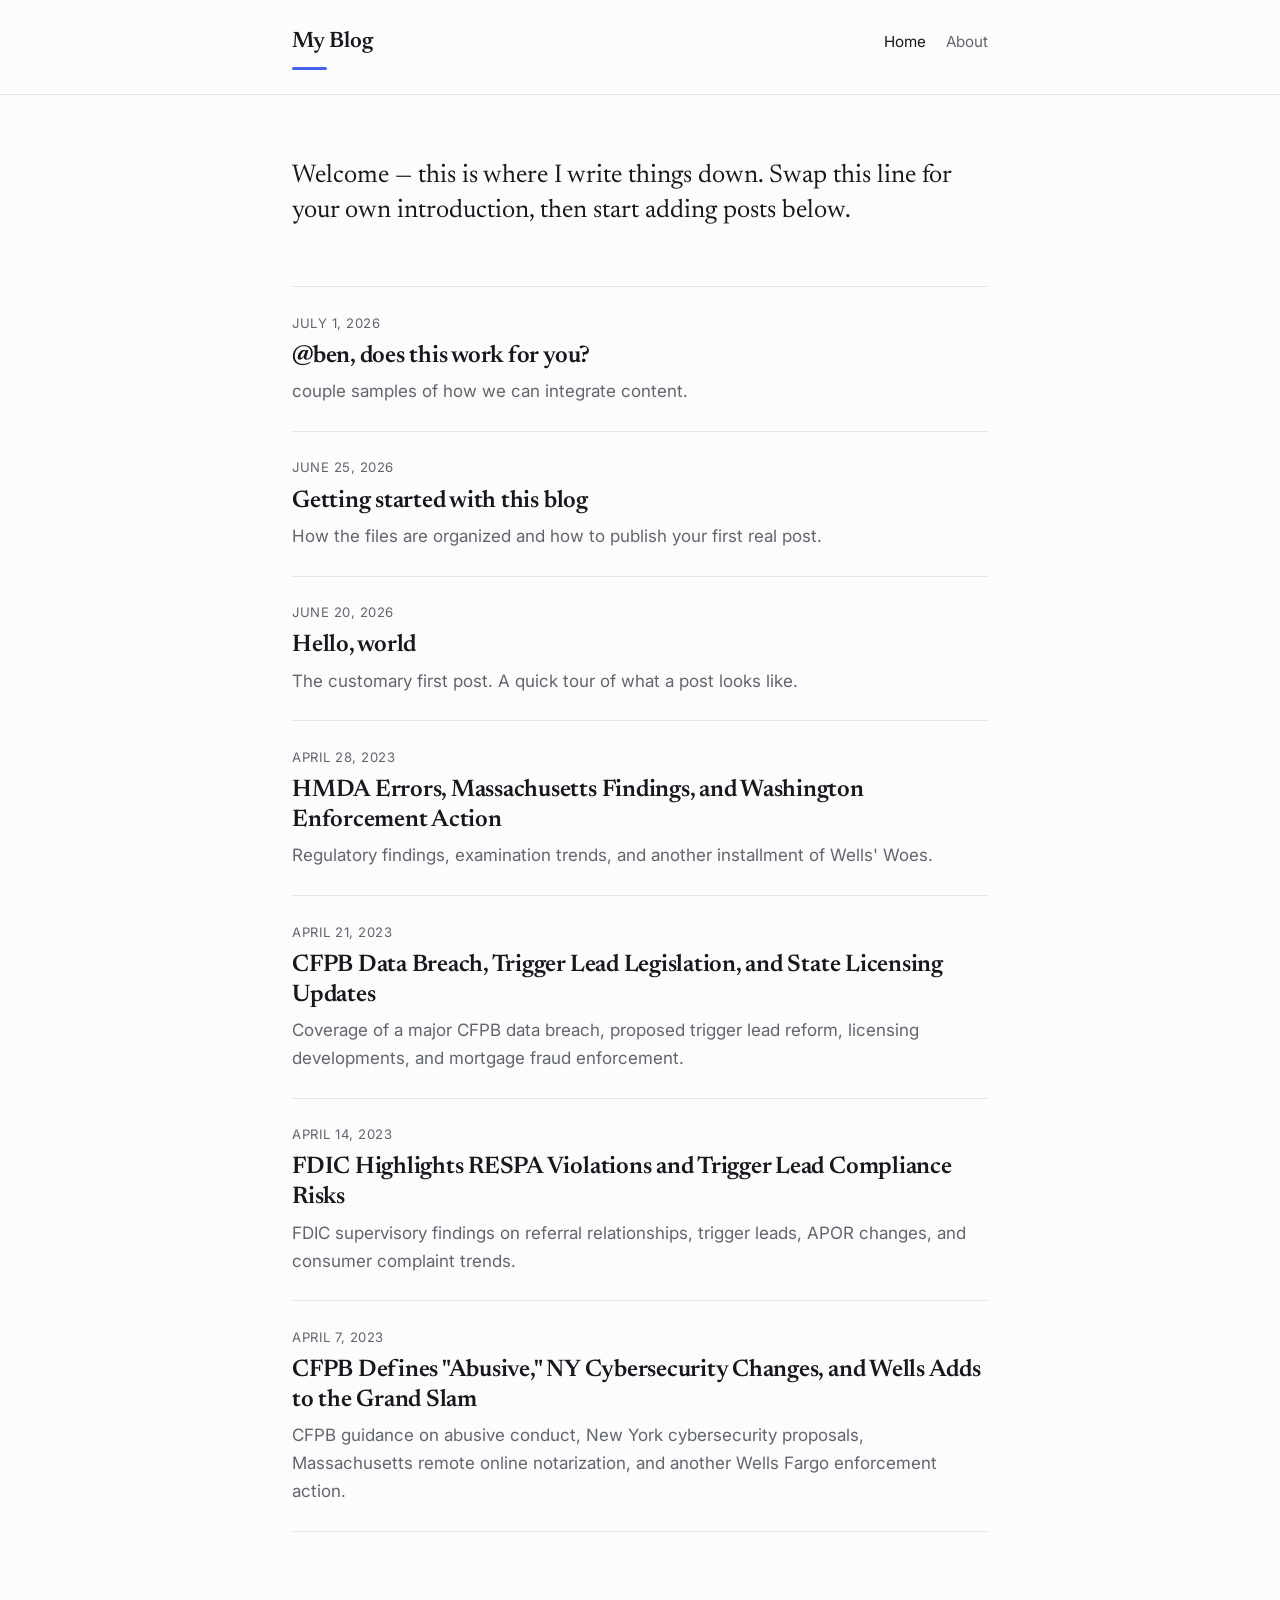
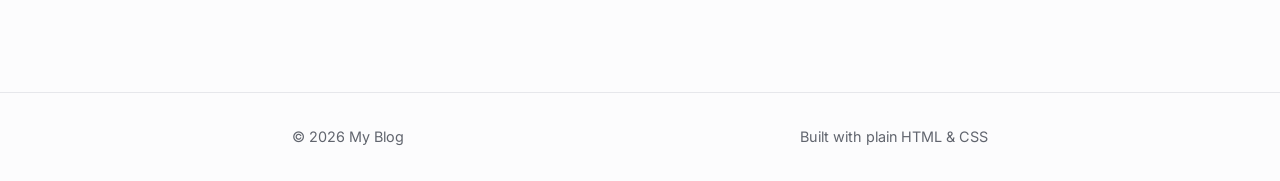
<file: root/index.html>
<!DOCTYPE html>
<html lang="en">
<head>
  <meta charset="UTF-8" />
  <meta name="viewport" content="width=device-width, initial-scale=1.0" />
  <title>My Blog</title>
  <meta name="description" content="A simple blog built with plain HTML and CSS." />

  <!-- Fonts (load from the web; fall back to system fonts offline) -->
  <link rel="preconnect" href="https://fonts.googleapis.com" />
  <link rel="preconnect" href="https://fonts.gstatic.com" crossorigin />
  <link href="https://fonts.googleapis.com/css2?family=Inter:wght@400;500;600&family=Newsreader:opsz,wght@6..72,400;6..72,500;6..72,600&display=swap" rel="stylesheet" />

  <link rel="stylesheet" href="css/style.css" />
  <link rel="icon" href="assets/favicon.svg" type="image/svg+xml" />
</head>
<body>
  <a class="skip-link" href="#main">Skip to content</a>

  <header class="site-header">
    <div class="wrap">
      <a class="brand" href="index.html">My Blog</a>
      <nav class="nav" aria-label="Primary">
        <a href="index.html" aria-current="page">Home</a>
        <a href="about.html">About</a>
      </nav>
    </div>
  </header>

  <main id="main">
    <div class="wrap">
      <p class="intro">
        Welcome — this is where I write things down. Swap this line for your own
        introduction, then start adding posts below.
      </p>

      <!-- ===================================================================
           POST LIST
           To add a post: copy one <li> block, point the link at your new file
           in /posts, and update the date, title, and summary. Newest first.
           =================================================================== -->
      <ul class="post-list">
           <li>
          <a class="post-link" href="posts/attachments-test.html">
            <time datetime="2026-07-1">July 1, 2026</time>
            <h2>@ben, does this work for you?</h2>
            <p>couple samples of how we can integrate content.</p>
          </a>
        </li>
        <li>
          <a class="post-link" href="posts/getting-started.html">
            <time datetime="2026-06-25">June 25, 2026</time>
            <h2>Getting started with this blog</h2>
            <p>How the files are organized and how to publish your first real post.</p>
          </a>
        </li>
        <li>
          <a class="post-link" href="posts/hello-world.html">
            <time datetime="2026-06-20">June 20, 2026</time>
            <h2>Hello, world</h2>
            <p>The customary first post. A quick tour of what a post looks like.</p>
          </a>
        </li>
        <li>
  <a class="post-link" href="posts/compliance-roundup-2023-04-28.html">
    <time datetime="2023-04-28">April 28, 2023</time>
    <h2>HMDA Errors, Massachusetts Findings, and Washington Enforcement Action</h2>
    <p>Regulatory findings, examination trends, and another installment of Wells' Woes.</p>
  </a>
</li>
        <li>
  <a class="post-link" href="posts/compliance-roundup-2023-04-21.html">
    <time datetime="2023-04-21">April 21, 2023</time>
    <h2>CFPB Data Breach, Trigger Lead Legislation, and State Licensing Updates</h2>
    <p>Coverage of a major CFPB data breach, proposed trigger lead reform, licensing developments, and mortgage fraud enforcement.</p>
  </a>
</li>
        <li>
  <a class="post-link" href="posts/compliance-roundup-2023-04-14.html">
    <time datetime="2023-04-14">April 14, 2023</time>
    <h2>FDIC Highlights RESPA Violations and Trigger Lead Compliance Risks</h2>
    <p>FDIC supervisory findings on referral relationships, trigger leads, APOR changes, and consumer complaint trends.</p>
  </a>
</li>
        <li>
  <a class="post-link" href="posts/compliance-roundup-2023-04-07.html">
    <time datetime="2023-04-07">April 7, 2023</time>
    <h2>CFPB Defines "Abusive," NY Cybersecurity Changes, and Wells Adds to the Grand Slam</h2>
    <p>CFPB guidance on abusive conduct, New York cybersecurity proposals, Massachusetts remote online notarization, and another Wells Fargo enforcement action.</p>
  </a>
</li>
      </ul>
    </div>
  </main>

  <footer class="site-footer">
    <div class="wrap">
      <span>&copy; <span data-year>2026</span> My Blog</span>
      <span>Built with plain HTML &amp; CSS</span>
    </div>
  </footer>

  <script src="js/main.js"></script>
</body>
</html>
</file>
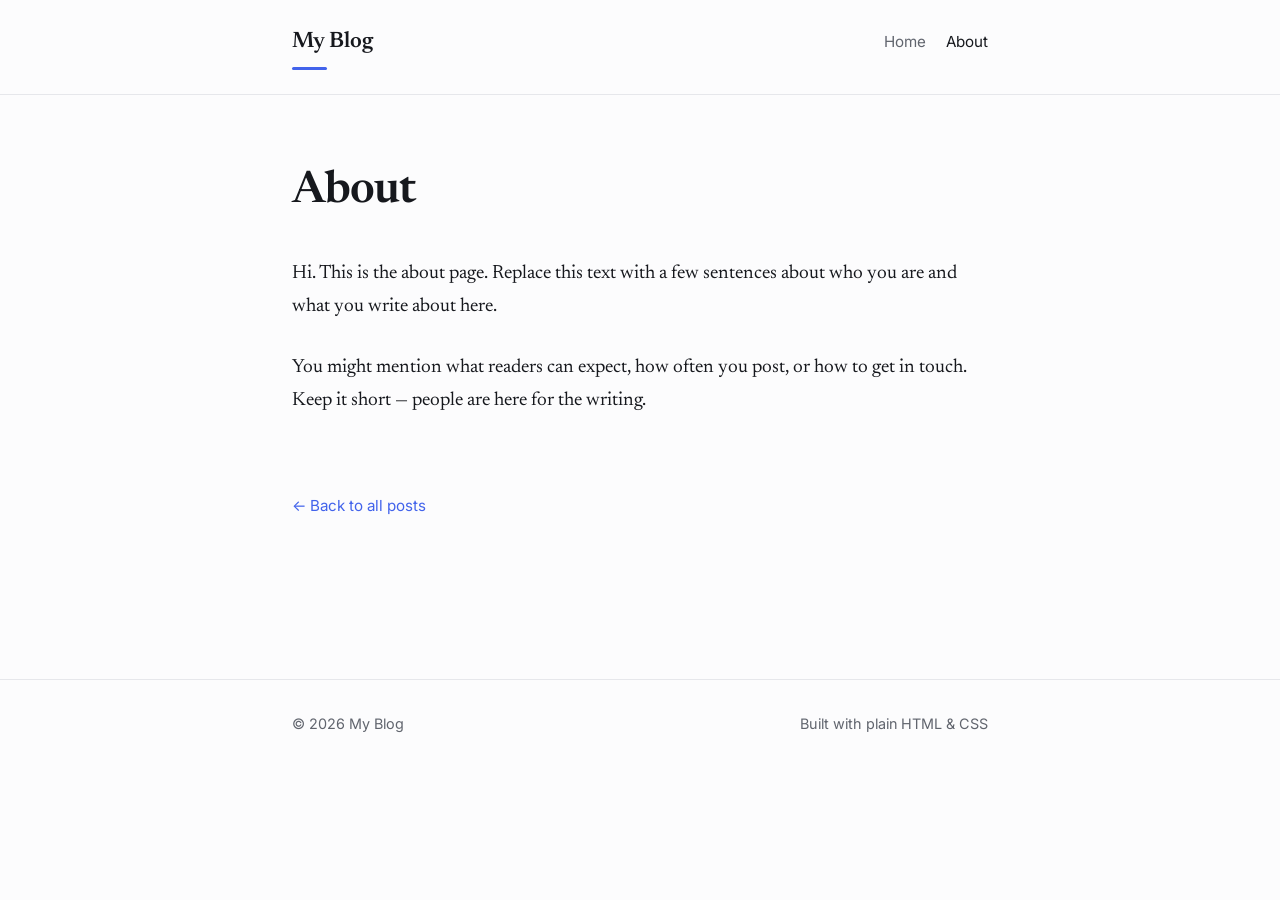
<file: root/about.html>
<!DOCTYPE html>
<html lang="en">
<head>
  <meta charset="UTF-8" />
  <meta name="viewport" content="width=device-width, initial-scale=1.0" />
  <title>About — My Blog</title>
  <meta name="description" content="About this blog and its author." />

  <link rel="preconnect" href="https://fonts.googleapis.com" />
  <link rel="preconnect" href="https://fonts.gstatic.com" crossorigin />
  <link href="https://fonts.googleapis.com/css2?family=Inter:wght@400;500;600&family=Newsreader:opsz,wght@6..72,400;6..72,500;6..72,600&display=swap" rel="stylesheet" />

  <link rel="stylesheet" href="css/style.css" />
  <link rel="icon" href="assets/favicon.svg" type="image/svg+xml" />
</head>
<body>
  <a class="skip-link" href="#main">Skip to content</a>

  <header class="site-header">
    <div class="wrap">
      <a class="brand" href="index.html">My Blog</a>
      <nav class="nav" aria-label="Primary">
        <a href="index.html">Home</a>
        <a href="about.html" aria-current="page">About</a>
      </nav>
    </div>
  </header>

  <main id="main">
    <div class="wrap">
      <article>
        <header class="post-header">
          <h1>About</h1>
        </header>
        <div class="prose">
          <p>
            Hi. This is the about page. Replace this text with a few sentences
            about who you are and what you write about here.
          </p>
          <p>
            You might mention what readers can expect, how often you post, or how
            to get in touch. Keep it short — people are here for the writing.
          </p>
        </div>
        <a class="back-link" href="index.html">&larr; Back to all posts</a>
      </article>
    </div>
  </main>

  <footer class="site-footer">
    <div class="wrap">
      <span>&copy; <span data-year>2026</span> My Blog</span>
      <span>Built with plain HTML &amp; CSS</span>
    </div>
  </footer>

  <script src="js/main.js"></script>
</body>
</html>
</file>
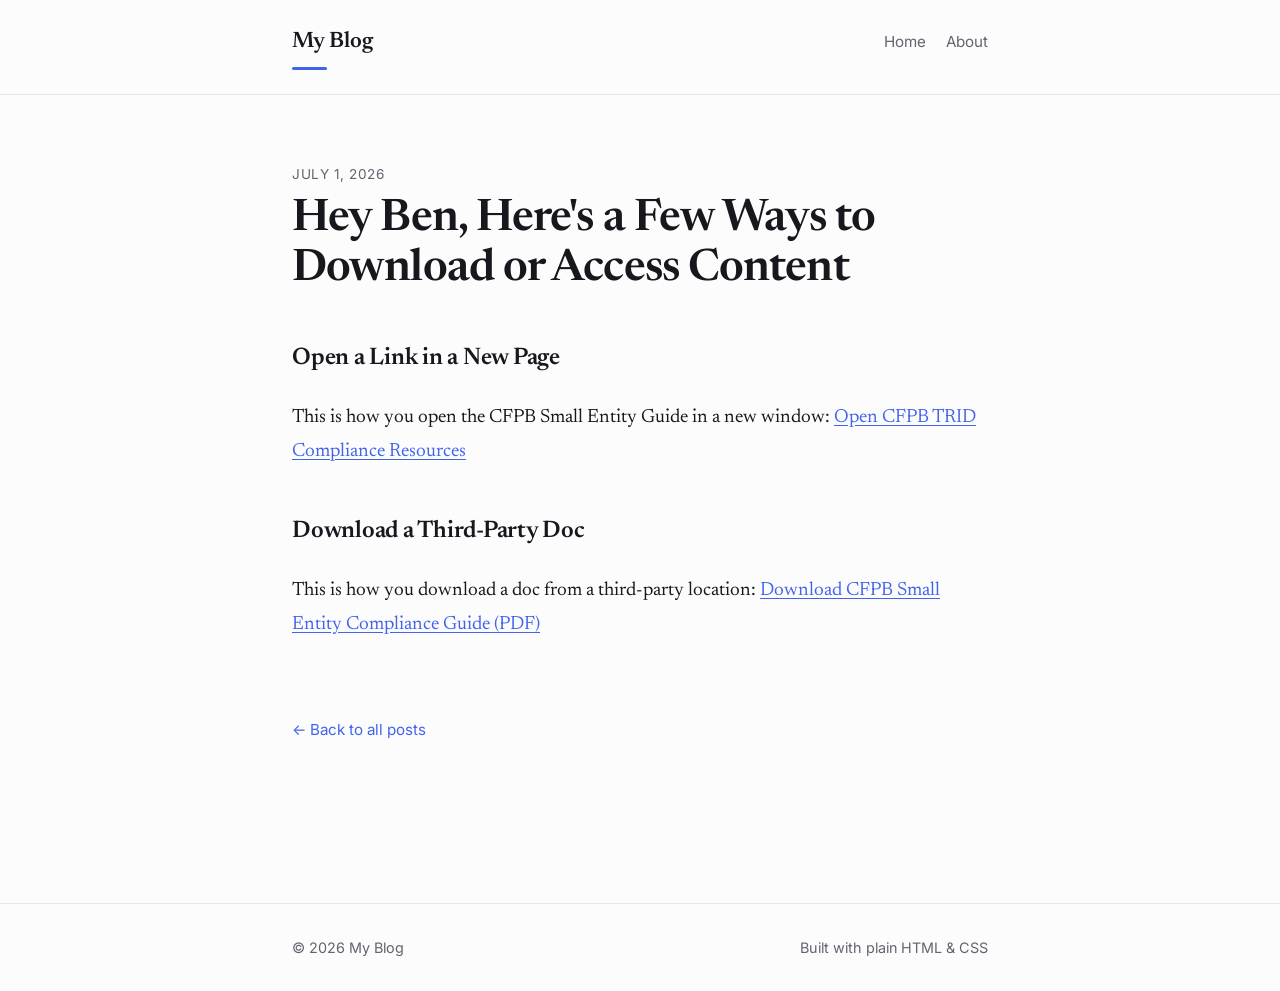
<file: root/posts/attachments-test.html>
<!DOCTYPE html>
<html lang="en">
<head>
  <meta charset="UTF-8" />
  <meta name="viewport" content="width=device-width, initial-scale=1.0" />
  <title>Hey Ben, Here's a Few Ways to Download or Access Content — My Blog</title>
  <meta name="description" content="Examples of opening links and downloading documents." />

  <link rel="preconnect" href="https://fonts.googleapis.com" />
  <link rel="preconnect" href="https://fonts.gstatic.com" crossorigin />
  <link href="https://fonts.googleapis.com/css2?family=Inter:wght@400;500;600&family=Newsreader:opsz,wght@6..72,400;6..72,500;6..72,600&display=swap" rel="stylesheet" />

  <link rel="stylesheet" href="../css/style.css" />
  <link rel="icon" href="../assets/favicon.svg" type="image/svg+xml" />
</head>
<body>
  <a class="skip-link" href="#main">Skip to content</a>

  <header class="site-header">
    <div class="wrap">
      <a class="brand" href="../index.html">My Blog</a>
      <nav class="nav" aria-label="Primary">
        <a href="../index.html">Home</a>
        <a href="../about.html">About</a>
      </nav>
    </div>
  </header>

  <main id="main">
    <div class="wrap">
      <article>
        <header class="post-header">
          <time datetime="2026-07-01">July 1, 2026</time>
          <h1>Hey Ben, Here's a Few Ways to Download or Access Content</h1>
        </header>

        <div class="prose">

          <h2>Open a Link in a New Page</h2>

          <p>
            This is how you open the CFPB Small Entity Guide in a new window:
            <a href="https://www.consumerfinance.gov/compliance/compliance-resources/mortgage-resources/tila-respa-integrated-disclosures/"
               target="_blank"
               rel="noopener noreferrer">
              Open CFPB TRID Compliance Resources
            </a>
          </p>

          <h2>Download a Third-Party Doc</h2>

          <p>
            This is how you download a doc from a third-party location:
            <a href="https://files.consumerfinance.gov/f/documents/2017-10_cfpb_KBYO-Small-Entity-Compliance-Guide_v5.pdf"
               target="_blank"
               rel="noopener noreferrer">
              Download CFPB Small Entity Compliance Guide (PDF)
            </a>
          </p>

        </div>

        <a class="back-link" href="../index.html">&larr; Back to all posts</a>
      </article>
    </div>
  </main>

  <footer class="site-footer">
    <div class="wrap">
      <span>&copy; <span data-year>2026</span> My Blog</span>
      <span>Built with plain HTML &amp; CSS</span>
    </div>
  </footer>

  <script src="../js/main.js"></script>
</body>
</html>
</file>
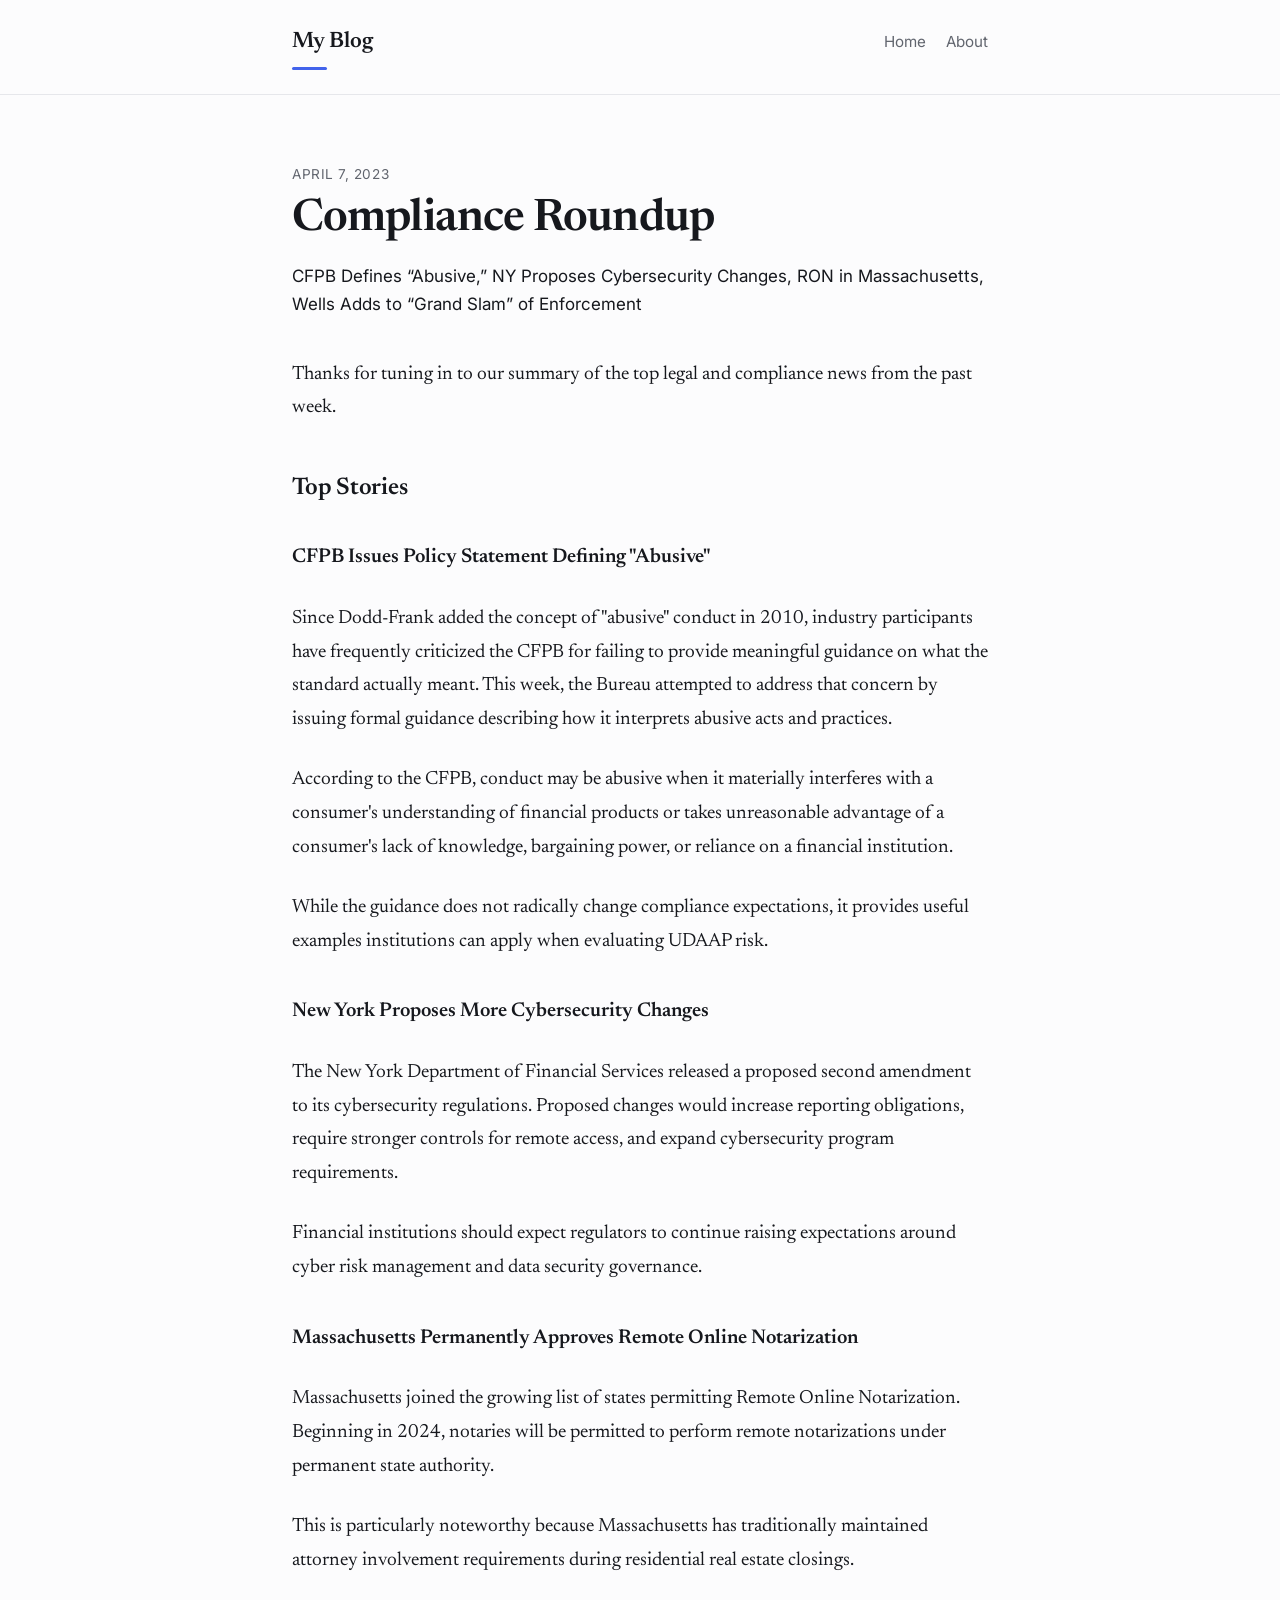
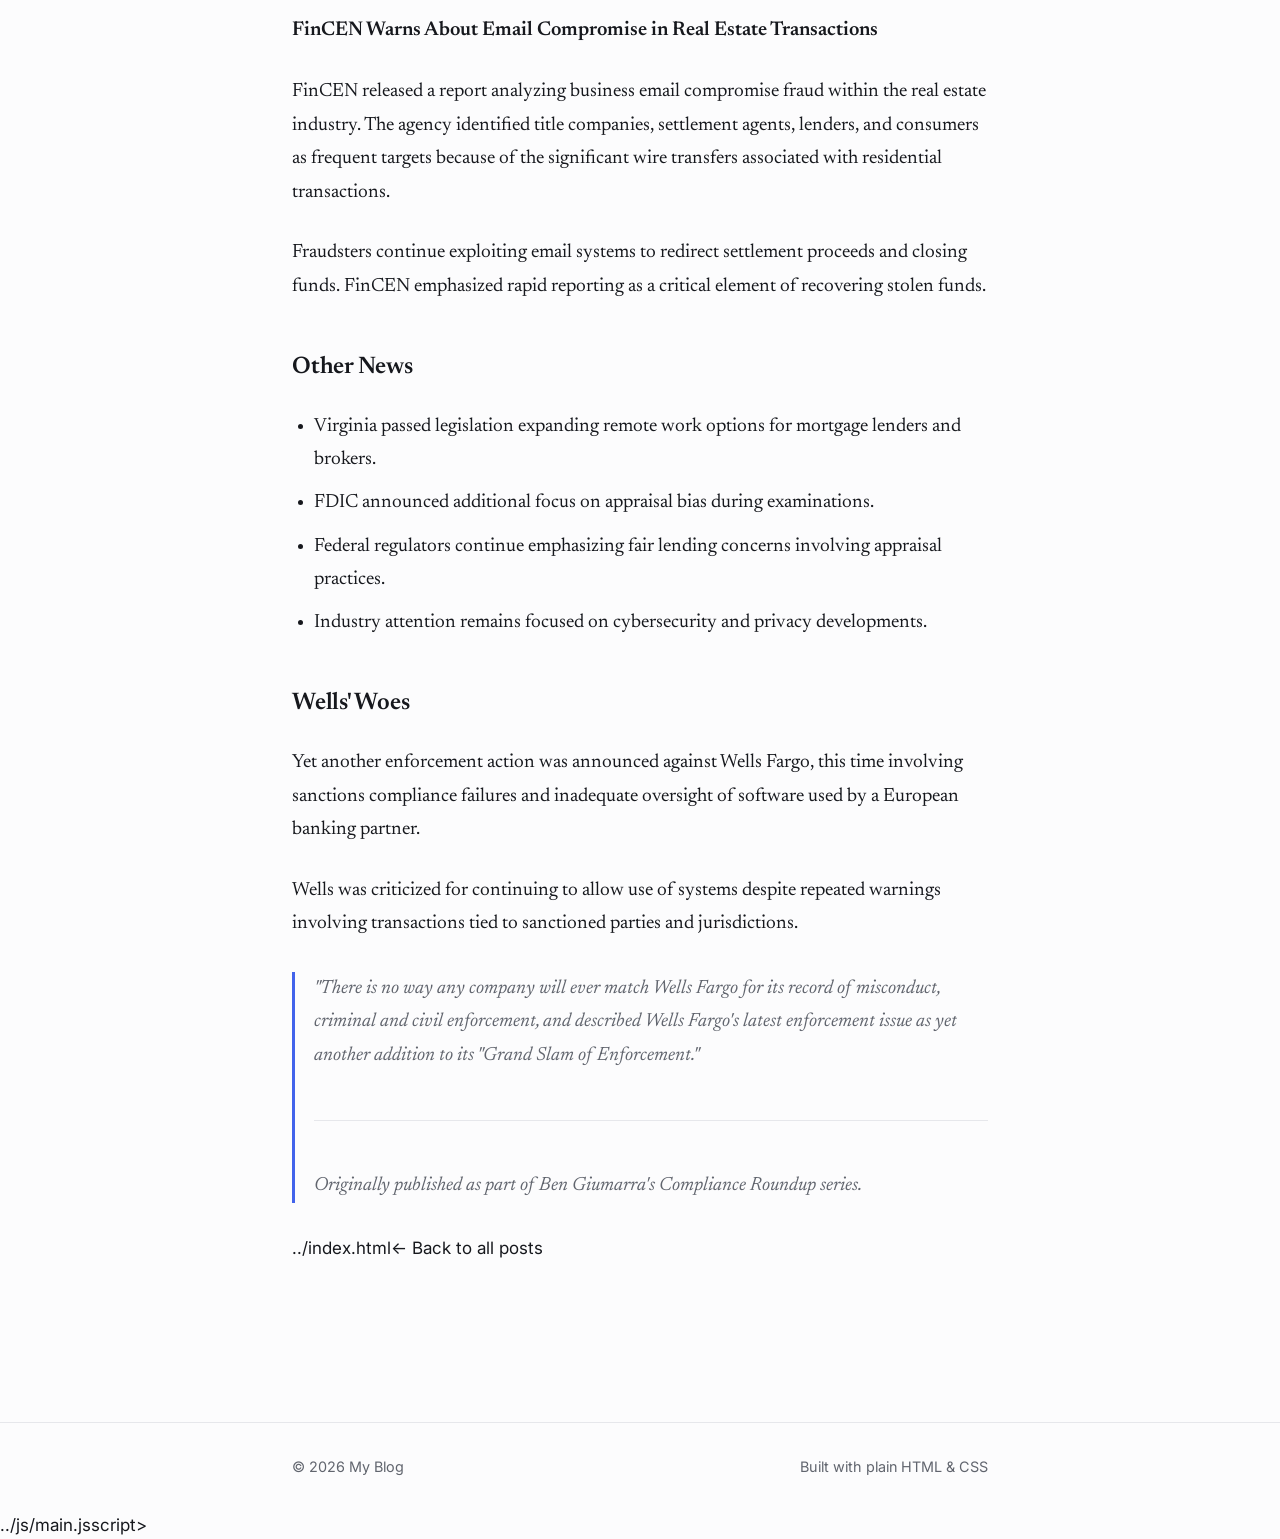
<file: root/posts/compliance-roundup-2023-04-07.html>
<!DOCTYPE html>
<html lang="en">
<head>
  <meta charset="UTF-8" />
  <meta name="viewport" content="width=device-width, initial-scale=1.0" />
  <title>Compliance Roundup - April 7, 2023 — My Blog</title>
  <meta name="description" content="CFPB Defines Abusive, NY Proposes Cybersecurity Changes, RON in Massachusetts, Wells Adds to Grand Slam of Enforcement" />

  <link rel="preconnect" href="https://fonts.googleapis.com" />
  <link rel="preconnect" href="https://fonts.gstatic.com" crossorigin />
  <link href="https://fonts.googleapis.com/css2?family=Inter:wght@400;500;600&family=Newsreader:opsz,wght@6..72,400;6..72,500;6..72,600&display=swap" rel="stylesheet" />

  <link rel="stylesheet" href="../css/style.css" />
  <link rel="icon" href="../assets/favicon.svg" type="image/svg+xml" />
</head>
<body>

  <a class="skip-link" href="#main">Skip to content</a>

  <header class="site-header">
    <div class="wrap">
      <a class="brand" href="../index.html">My Blog</a>

      <nav class="nav" aria-label="Primary">
        <a href="../index.html">Home</a>
        <a href="../about.html">About</a>
      </nav>
    </div>
  </header>

  <main id="main">
    <div class="wrap">

      <article>

        <header class="post-header">
          <time datetime="2023-04-07">April 7, 2023</time>
          <h1>Compliance Roundup</h1>

          <p>
            CFPB Defines “Abusive,” NY Proposes Cybersecurity Changes, RON in Massachusetts, Wells Adds to “Grand Slam” of Enforcement
          </p>
        </header>

        <div class="prose">

          <p>
            Thanks for tuning in to our summary of the top legal and compliance news from the past week.
          </p>

          <h2>Top Stories</h2>

          <h3>CFPB Issues Policy Statement Defining "Abusive"</h3>

          <p>
            Since Dodd-Frank added the concept of "abusive" conduct in 2010,
            industry participants have frequently criticized the CFPB for failing
            to provide meaningful guidance on what the standard actually meant.
            This week, the Bureau attempted to address that concern by issuing
            formal guidance describing how it interprets abusive acts and
            practices.
          </p>

          <p>
            According to the CFPB, conduct may be abusive when it materially
            interferes with a consumer's understanding of financial products or
            takes unreasonable advantage of a consumer's lack of knowledge,
            bargaining power, or reliance on a financial institution.
          </p>

          <p>
            While the guidance does not radically change compliance expectations,
            it provides useful examples institutions can apply when evaluating
            UDAAP risk.
          </p>

          <h3>New York Proposes More Cybersecurity Changes</h3>

          <p>
            The New York Department of Financial Services released a proposed
            second amendment to its cybersecurity regulations. Proposed changes
            would increase reporting obligations, require stronger controls for
            remote access, and expand cybersecurity program requirements.
          </p>

          <p>
            Financial institutions should expect regulators to continue raising
            expectations around cyber risk management and data security
            governance.
          </p>

          <h3>Massachusetts Permanently Approves Remote Online Notarization</h3>

          <p>
            Massachusetts joined the growing list of states permitting Remote
            Online Notarization. Beginning in 2024, notaries will be permitted
            to perform remote notarizations under permanent state authority.
          </p>

          <p>
            This is particularly noteworthy because Massachusetts has
            traditionally maintained attorney involvement requirements during
            residential real estate closings.
          </p>

          <h3>FinCEN Warns About Email Compromise in Real Estate Transactions</h3>

          <p>
            FinCEN released a report analyzing business email compromise fraud
            within the real estate industry. The agency identified title
            companies, settlement agents, lenders, and consumers as frequent
            targets because of the significant wire transfers associated with
            residential transactions.
          </p>

          <p>
            Fraudsters continue exploiting email systems to redirect settlement
            proceeds and closing funds. FinCEN emphasized rapid reporting as
            a critical element of recovering stolen funds.
          </p>

          <h2>Other News</h2>

          <ul>
            <li>Virginia passed legislation expanding remote work options for mortgage lenders and brokers.</li>
            <li>FDIC announced additional focus on appraisal bias during examinations.</li>
            <li>Federal regulators continue emphasizing fair lending concerns involving appraisal practices.</li>
            <li>Industry attention remains focused on cybersecurity and privacy developments.</li>
          </ul>

          <h2>Wells' Woes</h2>

          <p>
            Yet another enforcement action was announced against Wells Fargo,
            this time involving sanctions compliance failures and inadequate
            oversight of software used by a European banking partner.
          </p>

          <p>
            Wells was criticized for continuing to allow use of systems despite
            repeated warnings involving transactions tied to sanctioned parties
            and jurisdictions.
          </p>

          <blockquote>
            "There is no way any company will ever match Wells Fargo for its
            record of misconduct, criminal and civil enforcement, and
                 described Wells Fargo's latest enforcement issue as yet another
            addition to its "Grand Slam of Enforcement."
          </p>

          <hr />

          <p>
            Originally published as part of Ben Giumarra's Compliance Roundup series.
          </p>

        </div>

        ../index.html&larr; Back to all posts</a>

      </article>

    </div>
  </main>

  <footer class="site-footer">
    <div class="wrap">
      <span>&copy; <span data-year>2026</span> My Blog</span>
      <span>Built with plain HTML &amp; CSS</span>
    </div>
  </footer>

  ../js/main.jsscript>

</body>
</html>
</file>
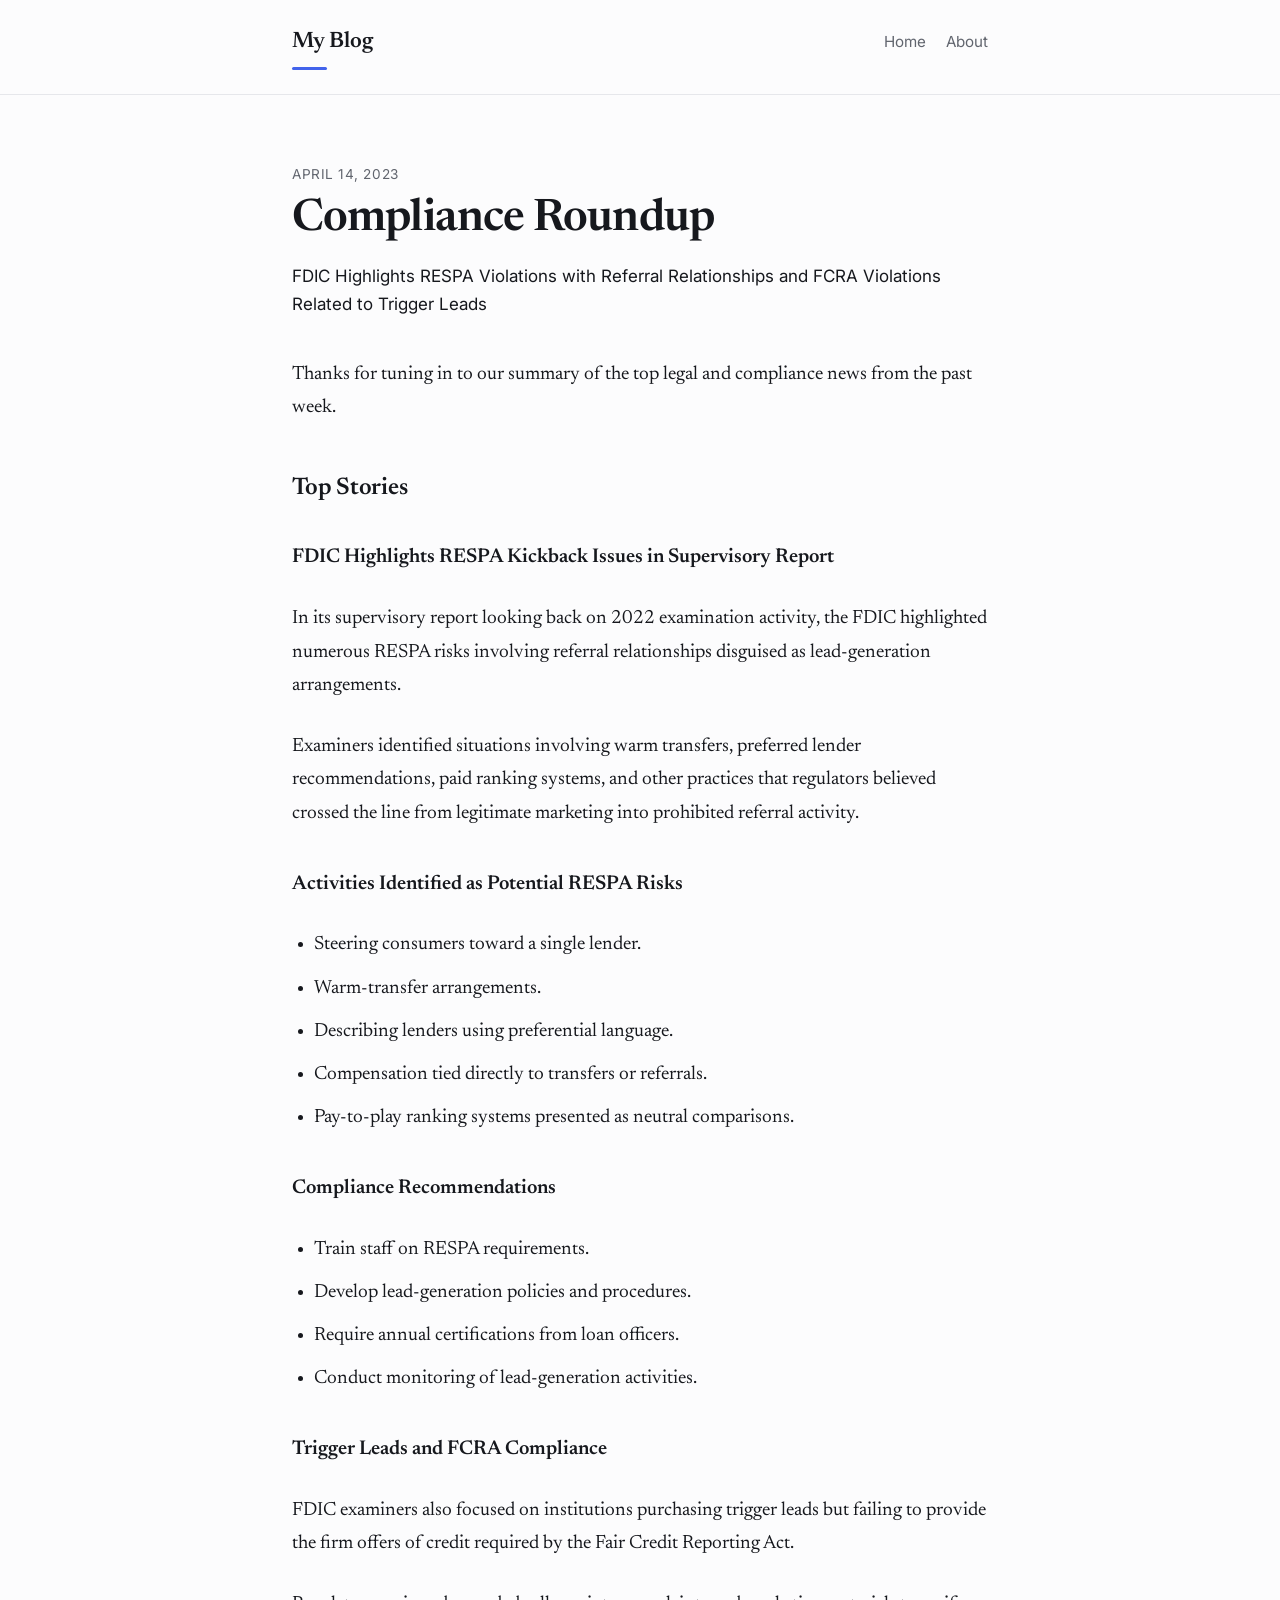
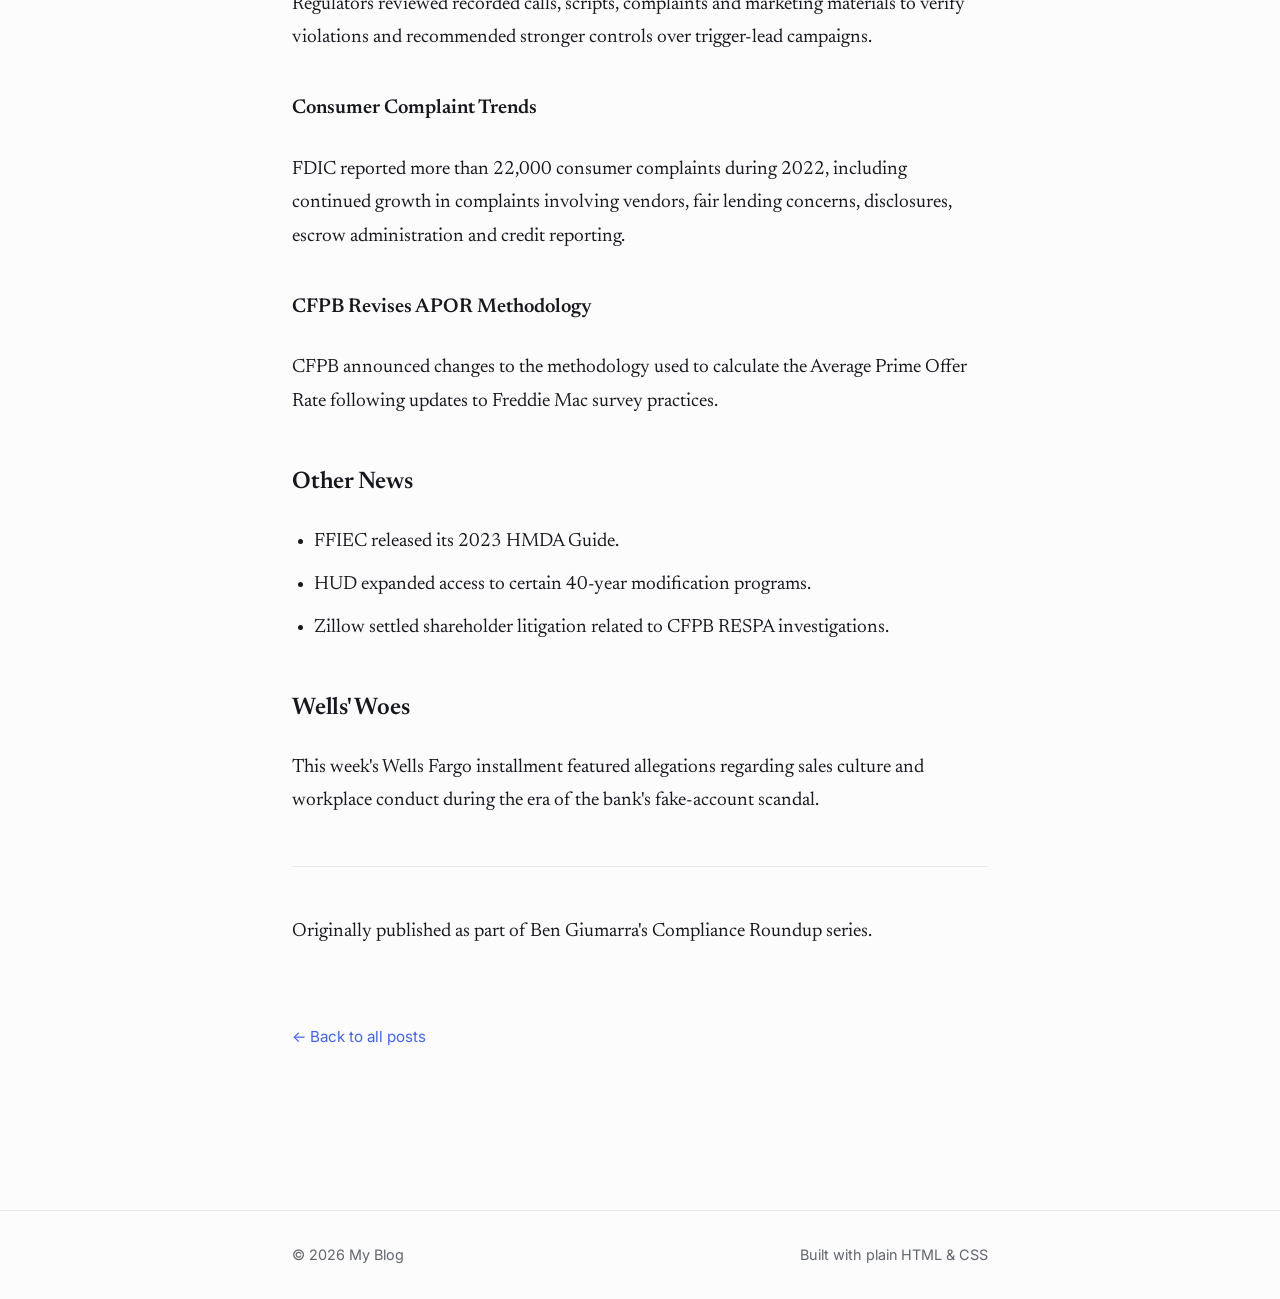
<file: root/posts/compliance-roundup-2023-04-14.html>
<!DOCTYPE html>
<html lang="en">
<head>
  <meta charset="UTF-8" />
  <meta name="viewport" content="width=device-width, initial-scale=1.0" />
  <title>Compliance Roundup - April 14, 2023 — My Blog</title>
  <meta name="description" content="FDIC Highlights RESPA Violations with Referral Relationships and FCRA Violations Related to Trigger Leads" />

  <link rel="preconnect" href="https://fonts.googleapis.com" />
  <link rel="preconnect" href="https://fonts.gstatic.com" crossorigin />
  <link href="https://fonts.googleapis.com/css2?family=Inter:wght@400;500;600&family=Newsreader:opsz,wght@6..72,400;6..72,500;6..72,600&display=swap" rel="stylesheet" />

  <link rel="stylesheet" href="../css/style.css" />
  <link rel="icon" href="../assets/favicon.svg" type="image/svg+xml" />
</head>
<body>

  <a class="skip-link" href="#main">Skip to content</a>

  <header class="site-header">
    <div class="wrap">
      <a class="brand" href="../index.html">My Blog</a>

      <nav class="nav" aria-label="Primary">
        <a href="../index.html">Home</a>
        <a href="../about.html">About</a>
      </nav>
    </div>
  </header>

  <main id="main">
    <div class="wrap">

      <article>

        <header class="post-header">
          <time datetime="2023-04-14">April 14, 2023</time>
          <h1>Compliance Roundup</h1>

          <p>
            FDIC Highlights RESPA Violations with Referral Relationships and FCRA Violations Related to Trigger Leads
          </p>
        </header>

        <div class="prose">

          <p>
            Thanks for tuning in to our summary of the top legal and compliance news from the past week.
          </p>

          <h2>Top Stories</h2>

          <h3>FDIC Highlights RESPA Kickback Issues in Supervisory Report</h3>

          <p>
            In its supervisory report looking back on 2022 examination activity,
            the FDIC highlighted numerous RESPA risks involving referral
            relationships disguised as lead-generation arrangements.
          </p>

          <p>
            Examiners identified situations involving warm transfers, preferred
            lender recommendations, paid ranking systems, and other practices
            that regulators believed crossed the line from legitimate marketing
            into prohibited referral activity.
          </p>

          <h3>Activities Identified as Potential RESPA Risks</h3>

          <ul>
            <li>Steering consumers toward a single lender.</li>
            <li>Warm-transfer arrangements.</li>
            <li>Describing lenders using preferential language.</li>
            <li>Compensation tied directly to transfers or referrals.</li>
            <li>Pay-to-play ranking systems presented as neutral comparisons.</li>
          </ul>

          <h3>Compliance Recommendations</h3>

          <ul>
            <li>Train staff on RESPA requirements.</li>
            <li>Develop lead-generation policies and procedures.</li>
            <li>Require annual certifications from loan officers.</li>
            <li>Conduct monitoring of lead-generation activities.</li>
          </ul>

          <h3>Trigger Leads and FCRA Compliance</h3>

          <p>
            FDIC examiners also focused on institutions purchasing trigger
            leads but failing to provide the firm offers of credit required by
            the Fair Credit Reporting Act.
          </p>

          <p>
            Regulators reviewed recorded calls, scripts, complaints and
            marketing materials to verify violations and recommended stronger
            controls over trigger-lead campaigns.
          </p>

          <h3>Consumer Complaint Trends</h3>

          <p>
            FDIC reported more than 22,000 consumer complaints during 2022,
            including continued growth in complaints involving vendors, fair
            lending concerns, disclosures, escrow administration and credit
            reporting.
          </p>

          <h3>CFPB Revises APOR Methodology</h3>

          <p>
            CFPB announced changes to the methodology used to calculate the
            Average Prime Offer Rate following updates to Freddie Mac survey
            practices.
          </p>

          <h2>Other News</h2>

          <ul>
            <li>FFIEC released its 2023 HMDA Guide.</li>
            <li>HUD expanded access to certain 40-year modification programs.</li>
            <li>Zillow settled shareholder litigation related to CFPB RESPA investigations.</li>
          </ul>

          <h2>Wells' Woes</h2>

          <p>
            This week's Wells Fargo installment featured allegations regarding
            sales culture and workplace conduct during the era of the bank's
            fake-account scandal.
          </p>

          <hr />

          <p>
            Originally published as part of Ben Giumarra's Compliance Roundup series.
          </p>

        </div>

        <a class="back-link" href="../index.html">&larr; Back to all posts</a>

      </article>

    </div>
  </main>

  <footer class="site-footer">
    <div class="wrap">
      <span>&copy; <span data-year>2026</span> My Blog</span>
      <span>Built with plain HTML &amp; CSS</span>
    </div>
  </footer>

  <script src="../js/main.js"></script>

</body>
</html>
</file>
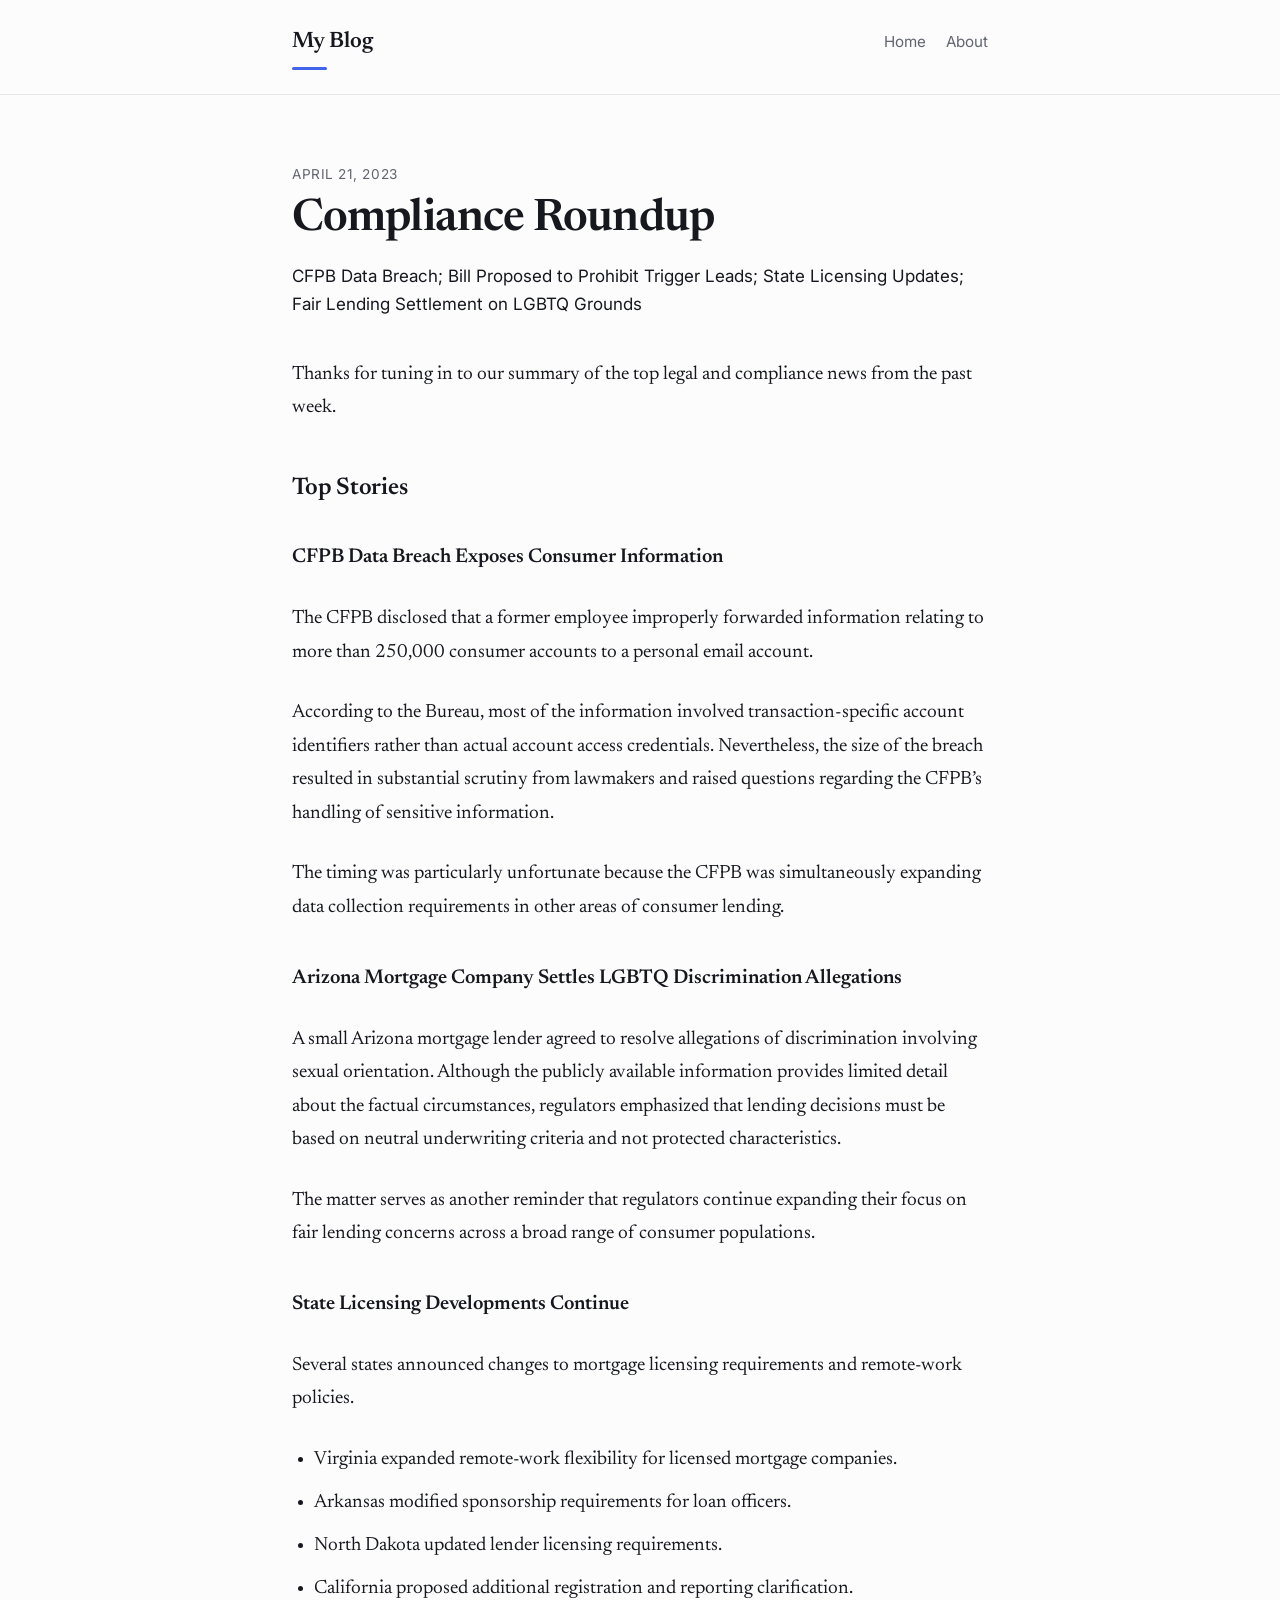
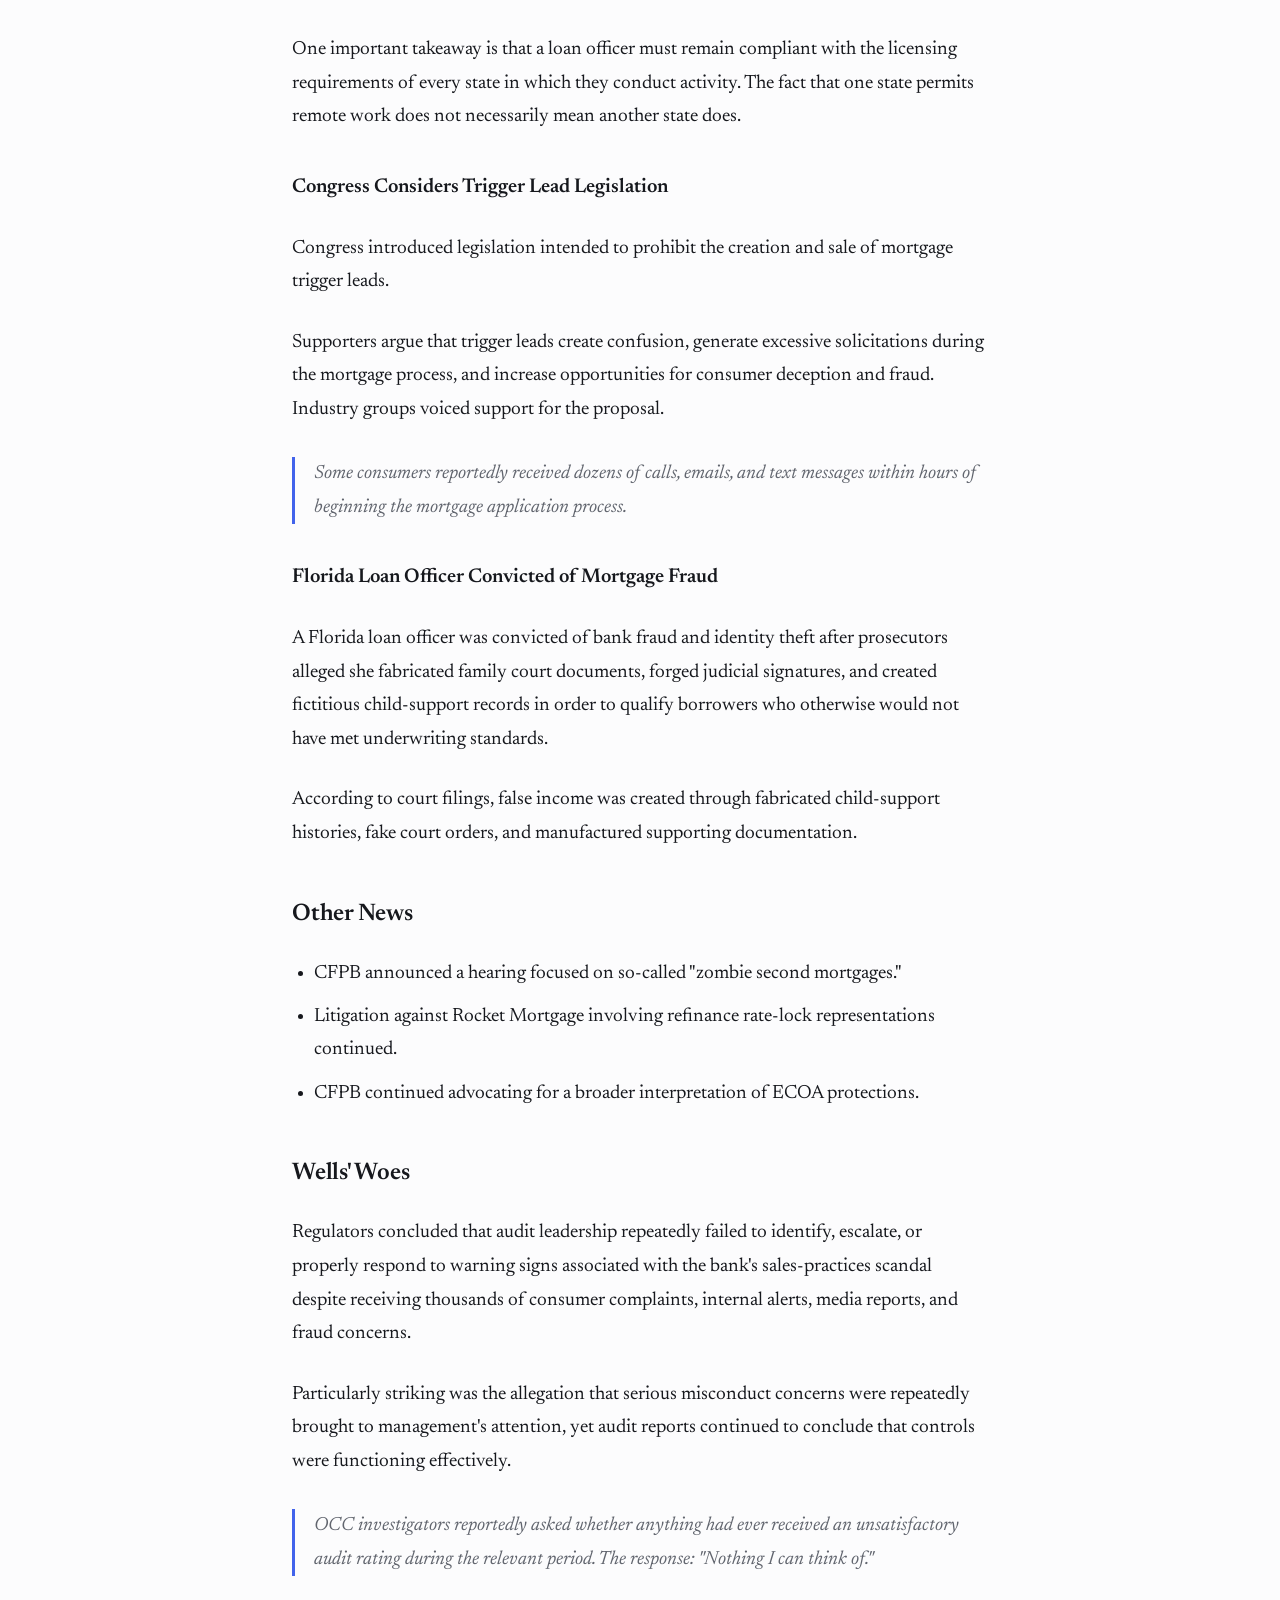
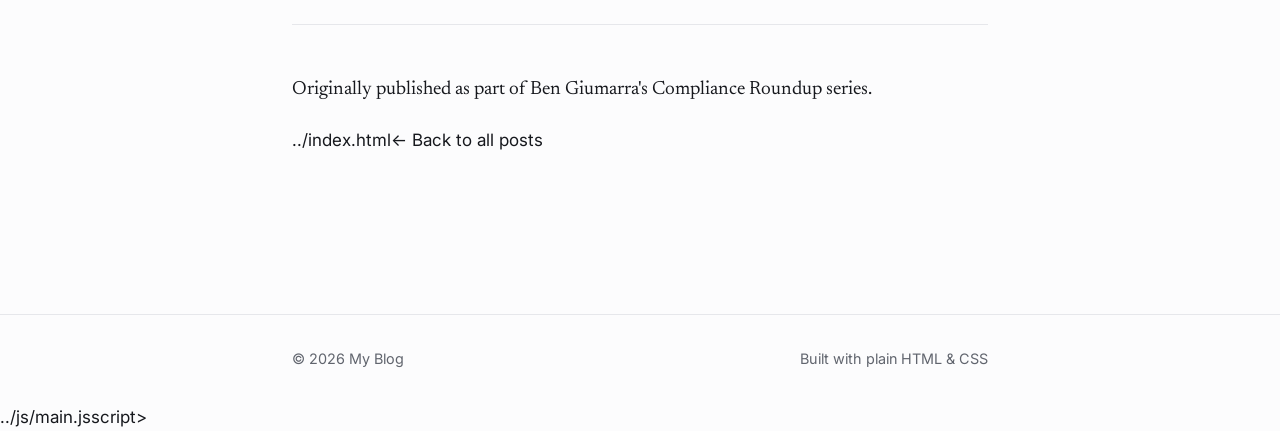
<file: root/posts/compliance-roundup-2023-04-21.html>
<!DOCTYPE html>
<html lang="en">
<head>
  <meta charset="UTF-8" />
  <meta name="viewport" content="width=device-width, initial-scale=1.0" />
  <title>Compliance Roundup - April 21, 2023 — My Blog</title>
  <meta name="description" content="CFPB Data Breach, Trigger Lead Legislation, State Licensing Updates, and Fair Lending Developments" />

  <link rel="preconnect" href="https://fonts.googleapis.com" />
  <link rel="preconnect" href="https://fonts.gstatic.com" crossorigin />
  <link href="https://fonts.googleapis.com/css2?family=Inter:wght@400;500;600&family=Newsreader:opsz,wght@6..72,400;6..72,500;6..72,600&display=swap" rel="stylesheet" />

  <link rel="stylesheet" href="../css/style.css" />
  <link rel="icon" href="../assets/favicon.svg" type="image/svg+xml" />
</head>
<body>
  <a class="skip-link" href="#main">Skip to content</a>

  <header class="site-header">
    <div class="wrap">
      <a class="brand" href="../index.html">My Blog</a>

      <nav class="nav" aria-label="Primary">
        <a href="../index.html">Home</a>
        <a href="../about.html">About</a>
      </nav>
    </div>
  </header>

  <main id="main">
    <div class="wrap">

      <article>

        <header class="post-header">
          <time datetime="2023-04-21">April 21, 2023</time>

          <h1>Compliance Roundup</h1>

          <p>
            CFPB Data Breach; Bill Proposed to Prohibit Trigger Leads; State Licensing Updates; Fair Lending Settlement on LGBTQ Grounds
          </p>
        </header>

        <div class="prose">

          <p>
            Thanks for tuning in to our summary of the top legal and compliance news from the past week.
          </p>

          <h2>Top Stories</h2>

          <h3>CFPB Data Breach Exposes Consumer Information</h3>

          <p>
            The CFPB disclosed that a former employee improperly forwarded information relating to more than 250,000 consumer accounts to a personal email account.
          </p>

          <p>
            According to the Bureau, most of the information involved transaction-specific account identifiers rather than actual account access credentials. Nevertheless, the size of the breach resulted in substantial scrutiny from lawmakers and raised questions regarding the CFPB’s handling of sensitive information.
          </p>

          <p>
            The timing was particularly unfortunate because the CFPB was simultaneously expanding data collection requirements in other areas of consumer lending.
          </p>

          <h3>Arizona Mortgage Company Settles LGBTQ Discrimination Allegations</h3>

          <p>
            A small Arizona mortgage lender agreed to resolve allegations of discrimination involving sexual orientation. Although the publicly available information provides limited detail about the factual circumstances, regulators emphasized that lending decisions must be based on neutral underwriting criteria and not protected characteristics.
          </p>

          <p>
            The matter serves as another reminder that regulators continue expanding their focus on fair lending concerns across a broad range of consumer populations.
          </p>

          <h3>State Licensing Developments Continue</h3>

          <p>
            Several states announced changes to mortgage licensing requirements and remote-work policies.
          </p>

          <ul>
            <li>Virginia expanded remote-work flexibility for licensed mortgage companies.</li>
            <li>Arkansas modified sponsorship requirements for loan officers.</li>
            <li>North Dakota updated lender licensing requirements.</li>
            <li>California proposed additional registration and reporting clarification.</li>
          </ul>

          <p>
            One important takeaway is that a loan officer must remain compliant with the licensing requirements of every state in which they conduct activity. The fact that one state permits remote work does not necessarily mean another state does.
          </p>

          <h3>Congress Considers Trigger Lead Legislation</h3>

          <p>
            Congress introduced legislation intended to prohibit the creation and sale of mortgage trigger leads.
          </p>

          <p>
            Supporters argue that trigger leads create confusion, generate excessive solicitations during the mortgage process, and increase opportunities for consumer deception and fraud. Industry groups voiced support for the proposal.
          </p>

          <blockquote>
            Some consumers reportedly received dozens of calls, emails, and text messages within hours of beginning the mortgage application process.
          </blockquote>

          <h3>Florida Loan Officer Convicted of Mortgage Fraud</h3>

          <p>
            A Florida loan officer was convicted of bank fraud and identity theft after prosecutors alleged she fabricated family court documents, forged judicial signatures, and created fictitious child-support records in order to qualify borrowers who otherwise would not have met underwriting standards.
          </p>

          <p>
            According to court filings, false income was created through fabricated child-support histories, fake court orders, and manufactured supporting documentation.
          </p>

          <h2>Other News</h2>

          <ul>
            <li>CFPB announced a hearing focused on so-called "zombie second mortgages."</li>
            <li>Litigation against Rocket Mortgage involving refinance rate-lock representations continued.</li>
            <li>CFPB continued advocating for a broader interpretation of ECOA protections.</li>
          </ul>

          <h2>Wells' Woes</h2>

           <p>
            Regulators concluded that audit leadership repeatedly failed to identify, escalate, or properly respond to warning signs associated with the bank's sales-practices scandal despite receiving thousands of consumer complaints, internal alerts, media reports, and fraud concerns.
          </p>

          <p>
            Particularly striking was the allegation that serious misconduct concerns were repeatedly brought to management's attention, yet audit reports continued to conclude that controls were functioning effectively.
          </p>

          <blockquote>
            OCC investigators reportedly asked whether anything had ever received an unsatisfactory audit rating during the relevant period. The response: "Nothing I can think of."
          </blockquote>

          <hr />

          <p>
            Originally published as part of Ben Giumarra's Compliance Roundup series.
          </p>

        </div>

        ../index.html&larr; Back to all posts</a>

      </article>

    </div>
  </main>

  <footer class="site-footer">
    <div class="wrap">
      <span>&copy; <span data-year>2026</span> My Blog</span>
      <span>Built with plain HTML &amp; CSS</span>
    </div>
  </footer>

  ../js/main.jsscript>
</body>
</html>
</file>
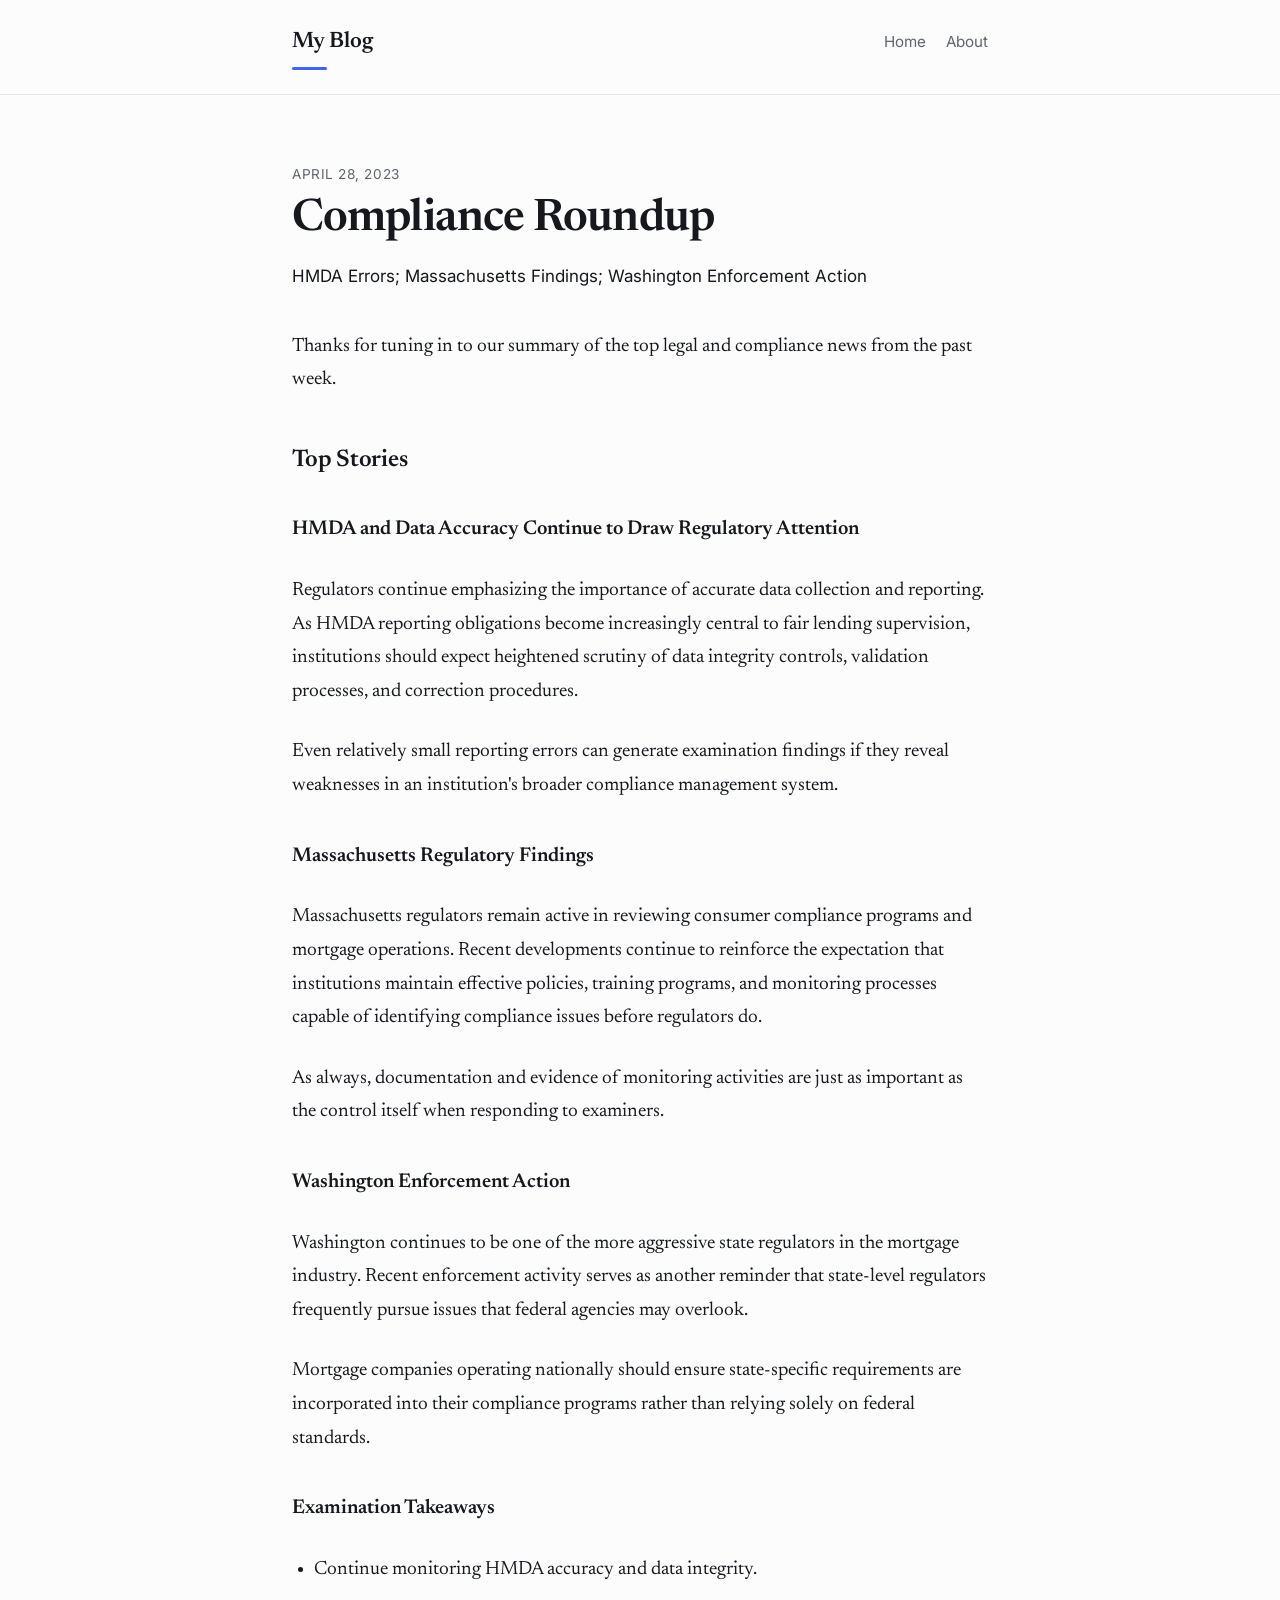
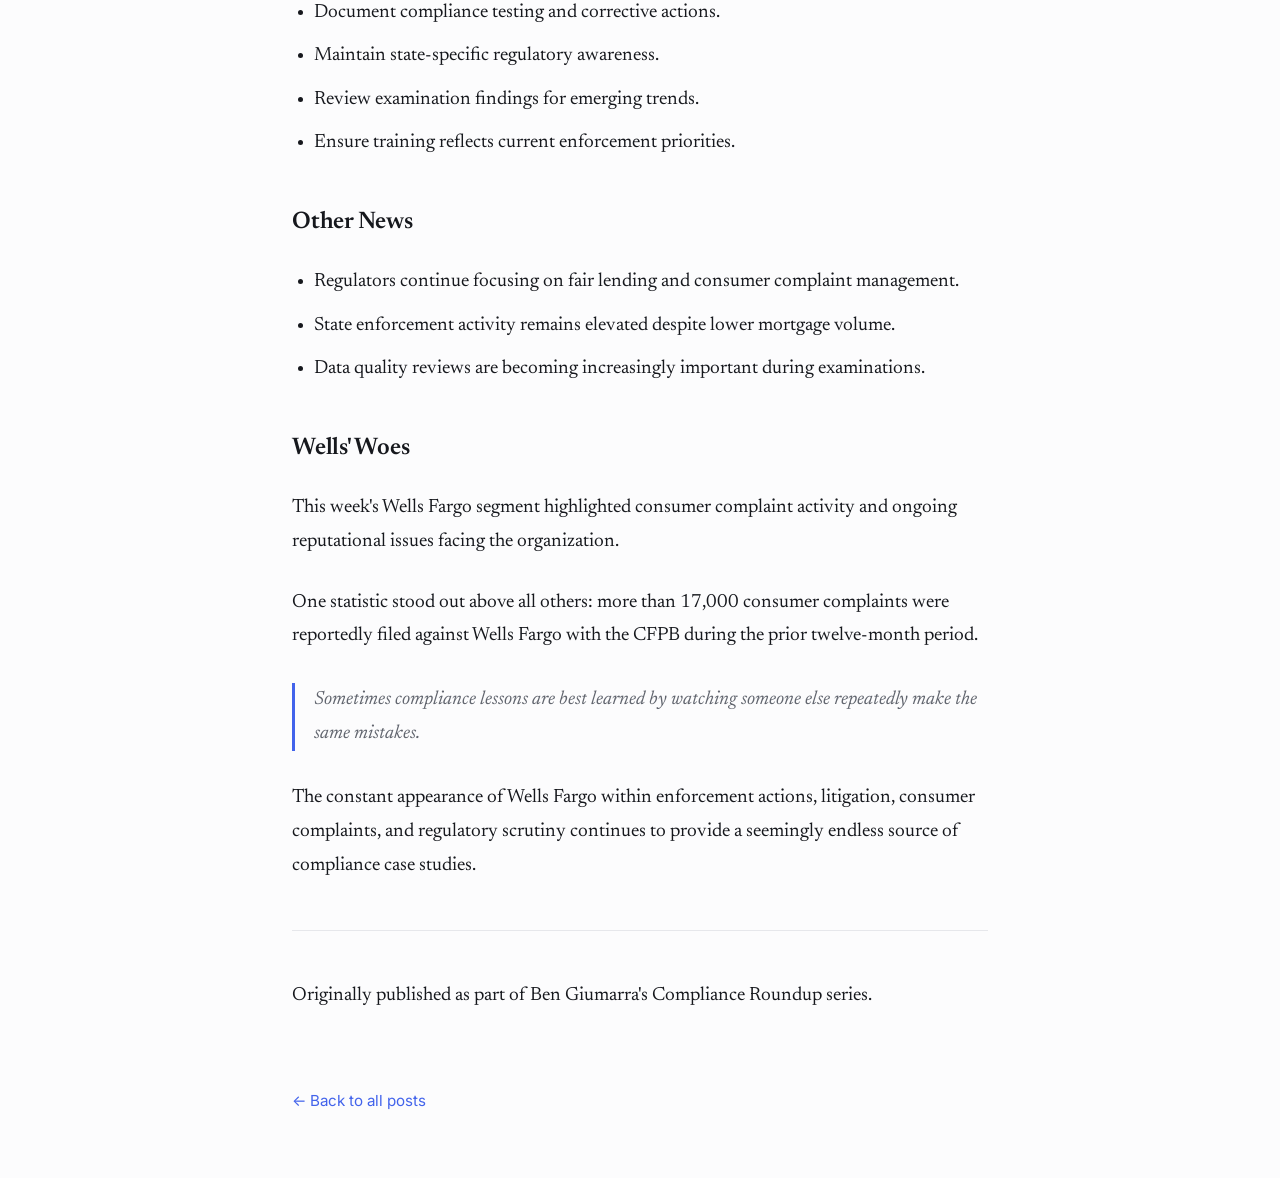
<file: root/posts/compliance-roundup-2023-04-28.html>
<!DOCTYPE html>
<html lang="en">
<head>
  <meta charset="UTF-8" />
  <meta name="viewport" content="width=device-width, initial-scale=1.0" />
  <title>Compliance Roundup - April 28, 2023 — My Blog</title>
  <meta name="description" content="HMDA Errors, Massachusetts Findings, Washington Enforcement Action, and Wells' Woes" />

  <link rel="preconnect" href="https://fonts.googleapis.com" />
  <link rel="preconnect" href="https://fonts.gstatic.com" crossorigin />
  <link href="https://fonts.googleapis.com/css2?family=Inter:wght@400;500;600&family=Newsreader:opsz,wght@6..72,400;6..72,500;6..72,600&display=swap" rel="stylesheet" />

  <link rel="stylesheet" href="../css/style.css" />
  <link rel="icon" href="../assets/favicon.svg" type="image/svg+xml" />
</head>
<body>

  <a class="skip-link" href="#main">Skip to content</a>

  <header class="site-header">
    <div class="wrap">
      <a class="brand" href="../index.html">My Blog</a>

      <nav class="nav" aria-label="Primary">
        <a href="../index.html">Home</a>
        <a href="../about.html">About</a>
      </nav>
    </div>
  </header>

  <main id="main">
    <div class="wrap">

      <article>

        <header class="post-header">
          <time datetime="2023-04-28">April 28, 2023</time>

          <h1>Compliance Roundup</h1>

          <p>
            HMDA Errors; Massachusetts Findings; Washington Enforcement Action
          </p>
        </header>

        <div class="prose">

          <p>
            Thanks for tuning in to our summary of the top legal and compliance news from the past week.
          </p>

          <h2>Top Stories</h2>

          <h3>HMDA and Data Accuracy Continue to Draw Regulatory Attention</h3>

          <p>
            Regulators continue emphasizing the importance of accurate data collection and reporting. As HMDA reporting obligations become increasingly central to fair lending supervision, institutions should expect heightened scrutiny of data integrity controls, validation processes, and correction procedures.
          </p>

          <p>
            Even relatively small reporting errors can generate examination findings if they reveal weaknesses in an institution's broader compliance management system.
          </p>

          <h3>Massachusetts Regulatory Findings</h3>

          <p>
            Massachusetts regulators remain active in reviewing consumer compliance programs and mortgage operations. Recent developments continue to reinforce the expectation that institutions maintain effective policies, training programs, and monitoring processes capable of identifying compliance issues before regulators do.
          </p>

          <p>
            As always, documentation and evidence of monitoring activities are just as important as the control itself when responding to examiners.
          </p>

          <h3>Washington Enforcement Action</h3>

          <p>
            Washington continues to be one of the more aggressive state regulators in the mortgage industry. Recent enforcement activity serves as another reminder that state-level regulators frequently pursue issues that federal agencies may overlook.
          </p>

          <p>
            Mortgage companies operating nationally should ensure state-specific requirements are incorporated into their compliance programs rather than relying solely on federal standards.
          </p>

          <h3>Examination Takeaways</h3>

          <ul>
            <li>Continue monitoring HMDA accuracy and data integrity.</li>
            <li>Document compliance testing and corrective actions.</li>
            <li>Maintain state-specific regulatory awareness.</li>
            <li>Review examination findings for emerging trends.</li>
            <li>Ensure training reflects current enforcement priorities.</li>
          </ul>

          <h2>Other News</h2>

          <ul>
            <li>Regulators continue focusing on fair lending and consumer complaint management.</li>
            <li>State enforcement activity remains elevated despite lower mortgage volume.</li>
            <li>Data quality reviews are becoming increasingly important during examinations.</li>
          </ul>

          <h2>Wells' Woes</h2>

          <p>
            This week's Wells Fargo segment highlighted consumer complaint activity and ongoing reputational issues facing the organization.
          </p>

          <p>
            One statistic stood out above all others: more than 17,000 consumer complaints were reportedly filed against Wells Fargo with the CFPB during the prior twelve-month period.
          </p>

          <blockquote>
            Sometimes compliance lessons are best learned by watching someone else repeatedly make the same mistakes.
          </blockquote>

          <p>
            The constant appearance of Wells Fargo within enforcement actions, litigation, consumer complaints, and regulatory scrutiny continues to provide a seemingly endless source of compliance case studies.
          </p>

          <hr />

          <p>
            Originally published as part of Ben Giumarra's Compliance Roundup series.
          </p>

        </div>

        <a class="back-link" href="../index.html">&larr; Back to all posts</a>

      </article>

    </div>
  </main>

  <footer js/main.jsscript>

</body>
</html>
</file>
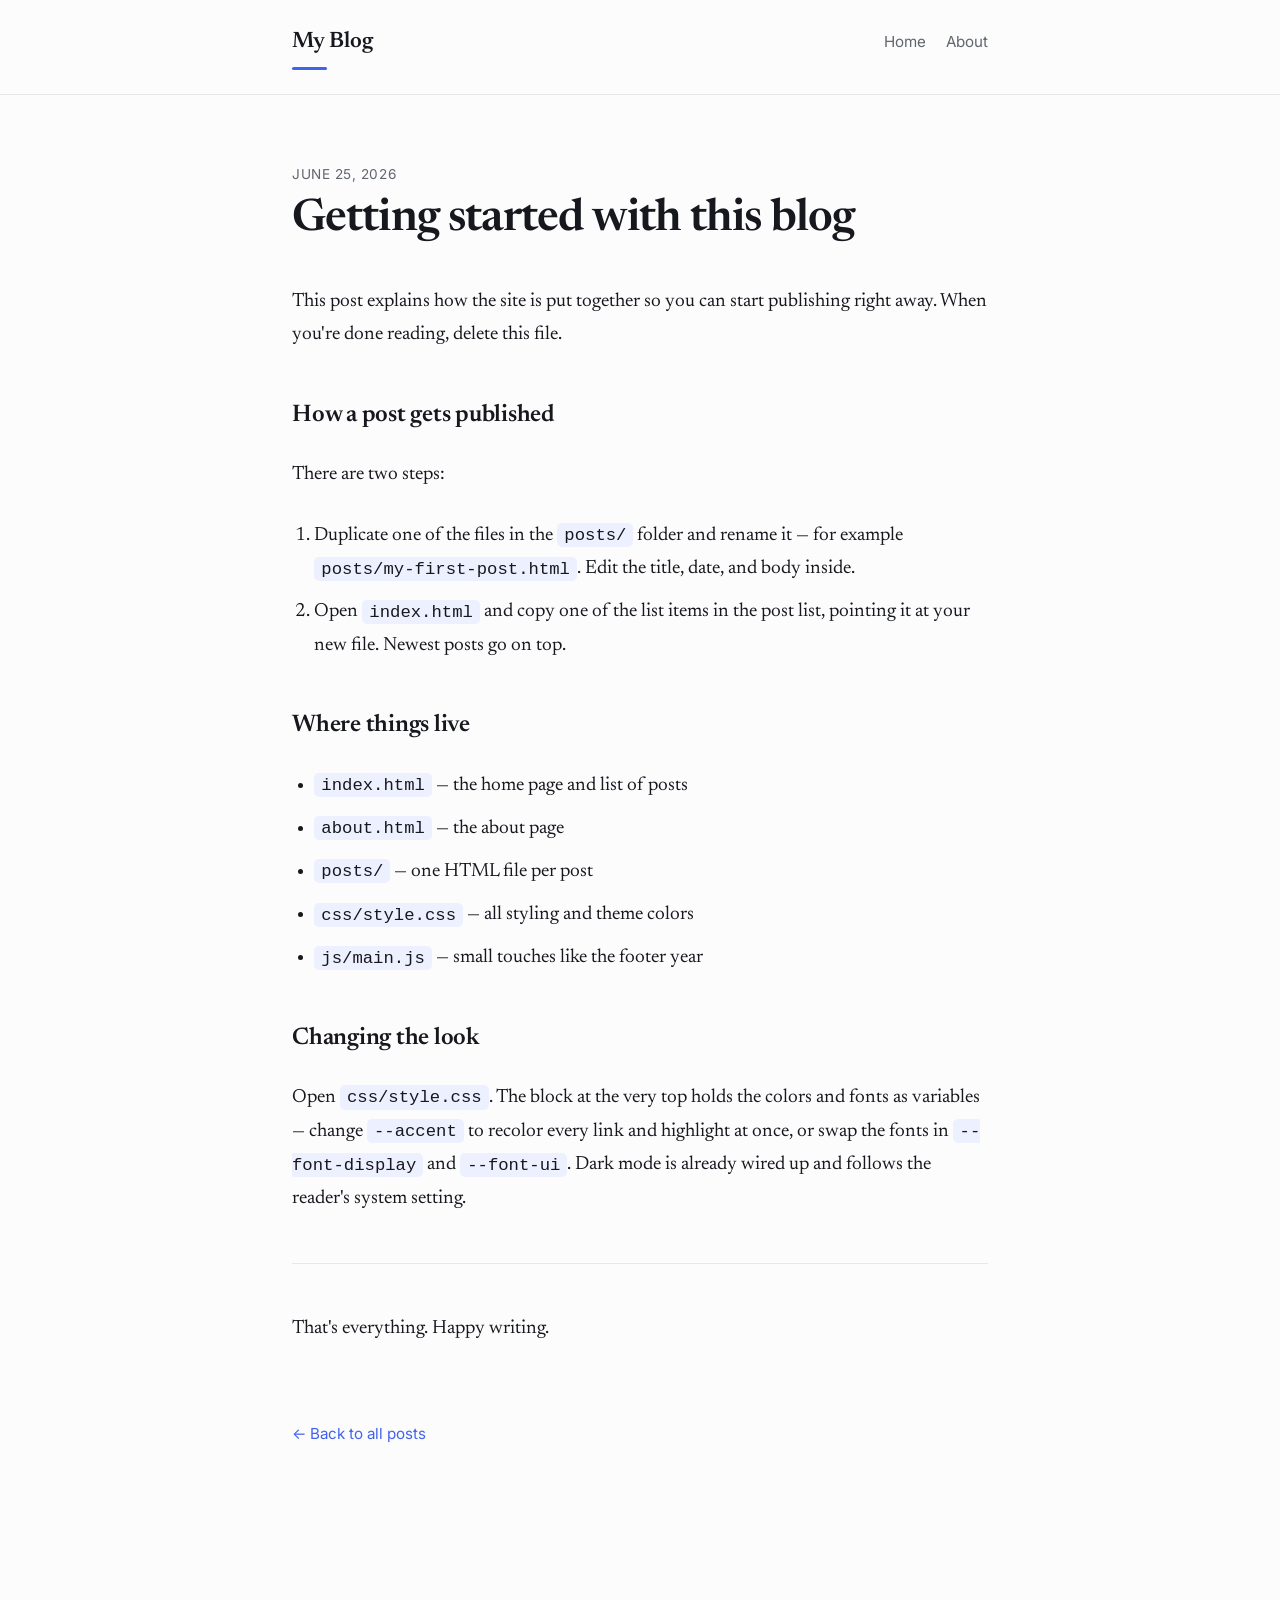
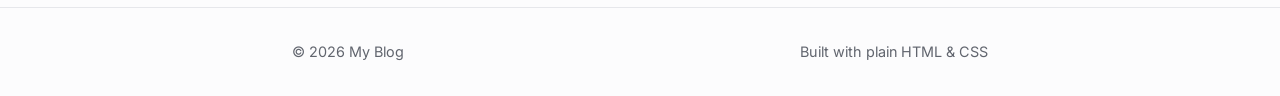
<file: root/posts/getting-started.html>
<!DOCTYPE html>
<html lang="en">
<head>
  <meta charset="UTF-8" />
  <meta name="viewport" content="width=device-width, initial-scale=1.0" />
  <title>Getting started with this blog — My Blog</title>
  <meta name="description" content="How the files are organized and how to publish your first post." />

  <link rel="preconnect" href="https://fonts.googleapis.com" />
  <link rel="preconnect" href="https://fonts.gstatic.com" crossorigin />
  <link href="https://fonts.googleapis.com/css2?family=Inter:wght@400;500;600&family=Newsreader:opsz,wght@6..72,400;6..72,500;6..72,600&display=swap" rel="stylesheet" />

  <link rel="stylesheet" href="../css/style.css" />
  <link rel="icon" href="../assets/favicon.svg" type="image/svg+xml" />
</head>
<body>
  <a class="skip-link" href="#main">Skip to content</a>

  <header class="site-header">
    <div class="wrap">
      <a class="brand" href="../index.html">My Blog</a>
      <nav class="nav" aria-label="Primary">
        <a href="../index.html">Home</a>
        <a href="../about.html">About</a>
      </nav>
    </div>
  </header>

  <main id="main">
    <div class="wrap">
      <article>
        <header class="post-header">
          <time datetime="2026-06-25">June 25, 2026</time>
          <h1>Getting started with this blog</h1>
        </header>

        <div class="prose">
          <p>
            This post explains how the site is put together so you can start
            publishing right away. When you're done reading, delete this file.
          </p>

          <h2>How a post gets published</h2>
          <p>There are two steps:</p>
          <ol>
            <li>
              Duplicate one of the files in the <code>posts/</code> folder and
              rename it — for example <code>posts/my-first-post.html</code>.
              Edit the title, date, and body inside.
            </li>
            <li>
              Open <code>index.html</code> and copy one of the list items in the
              post list, pointing it at your new file. Newest posts go on top.
            </li>
          </ol>

          <h2>Where things live</h2>
          <ul>
            <li><code>index.html</code> — the home page and list of posts</li>
            <li><code>about.html</code> — the about page</li>
            <li><code>posts/</code> — one HTML file per post</li>
            <li><code>css/style.css</code> — all styling and theme colors</li>
            <li><code>js/main.js</code> — small touches like the footer year</li>
          </ul>

          <h2>Changing the look</h2>
          <p>
            Open <code>css/style.css</code>. The block at the very top holds the
            colors and fonts as variables — change <code>--accent</code> to recolor
            every link and highlight at once, or swap the fonts in
            <code>--font-display</code> and <code>--font-ui</code>. Dark mode is
            already wired up and follows the reader's system setting.
          </p>

          <hr />

          <p>That's everything. Happy writing.</p>
        </div>

        <a class="back-link" href="../index.html">&larr; Back to all posts</a>
      </article>
    </div>
  </main>

  <footer class="site-footer">
    <div class="wrap">
      <span>&copy; <span data-year>2026</span> My Blog</span>
      <span>Built with plain HTML &amp; CSS</span>
    </div>
  </footer>

  <script src="../js/main.js"></script>
</body>
</html>
</file>
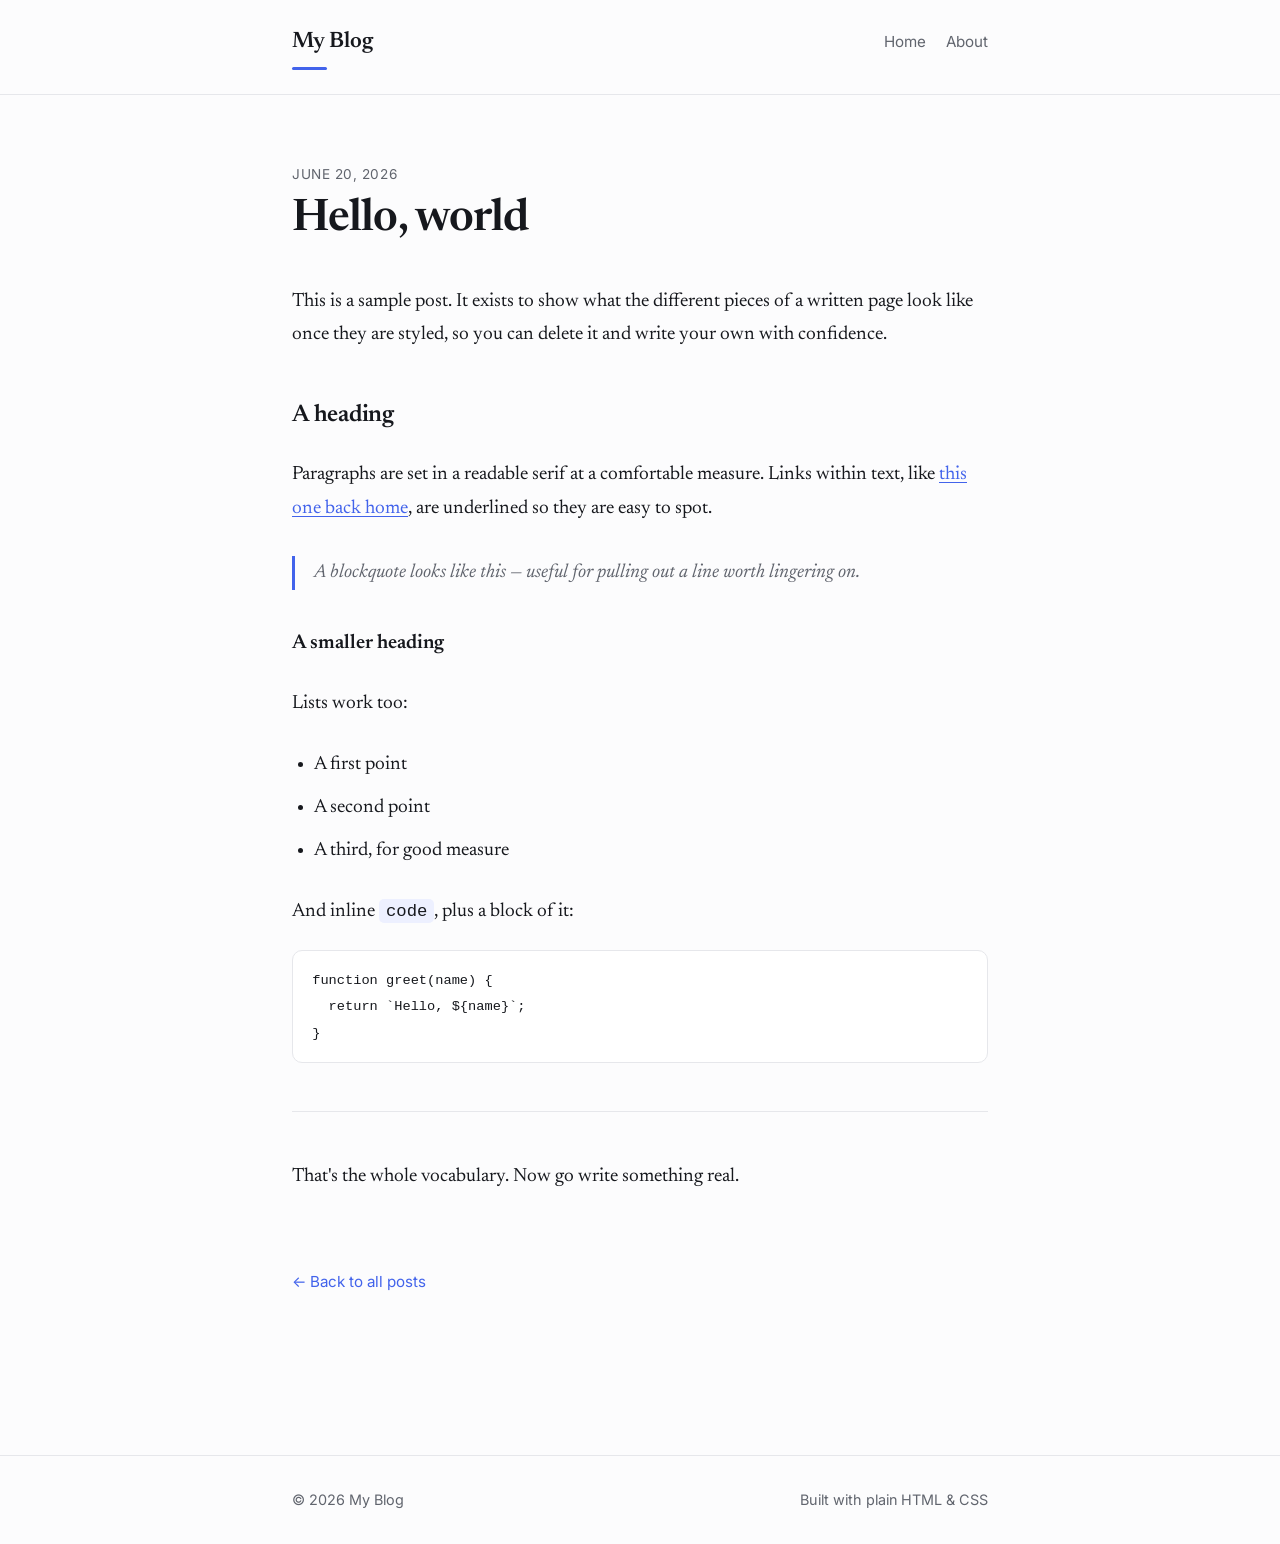
<file: root/posts/hello-world.html>
<!DOCTYPE html>
<html lang="en">
<head>
  <meta charset="UTF-8" />
  <meta name="viewport" content="width=device-width, initial-scale=1.0" />
  <title>Hello, world — My Blog</title>
  <meta name="description" content="The customary first post." />

  <link rel="preconnect" href="https://fonts.googleapis.com" />
  <link rel="preconnect" href="https://fonts.gstatic.com" crossorigin />
  <link href="https://fonts.googleapis.com/css2?family=Inter:wght@400;500;600&family=Newsreader:opsz,wght@6..72,400;6..72,500;6..72,600&display=swap" rel="stylesheet" />

  <link rel="stylesheet" href="../css/style.css" />
  <link rel="icon" href="../assets/favicon.svg" type="image/svg+xml" />
</head>
<body>
  <a class="skip-link" href="#main">Skip to content</a>

  <header class="site-header">
    <div class="wrap">
      <a class="brand" href="../index.html">My Blog</a>
      <nav class="nav" aria-label="Primary">
        <a href="../index.html">Home</a>
        <a href="../about.html">About</a>
      </nav>
    </div>
  </header>

  <main id="main">
    <div class="wrap">
      <article>
        <header class="post-header">
          <time datetime="2026-06-20">June 20, 2026</time>
          <h1>Hello, world</h1>
        </header>

        <div class="prose">
          <p>
            This is a sample post. It exists to show what the different pieces of
            a written page look like once they are styled, so you can delete it
            and write your own with confidence.
          </p>

          <h2>A heading</h2>
          <p>
            Paragraphs are set in a readable serif at a comfortable measure. Links
            within text, like <a href="../index.html">this one back home</a>, are
            underlined so they are easy to spot.
          </p>

          <blockquote>
            A blockquote looks like this — useful for pulling out a line worth
            lingering on.
          </blockquote>

          <h3>A smaller heading</h3>
          <p>Lists work too:</p>
          <ul>
            <li>A first point</li>
            <li>A second point</li>
            <li>A third, for good measure</li>
          </ul>

          <p>And inline <code>code</code>, plus a block of it:</p>
          <pre><code>function greet(name) {
  return `Hello, ${name}`;
}</code></pre>

          <hr />

          <p>That's the whole vocabulary. Now go write something real.</p>
        </div>

        <a class="back-link" href="../index.html">&larr; Back to all posts</a>
      </article>
    </div>
  </main>

  <footer class="site-footer">
    <div class="wrap">
      <span>&copy; <span data-year>2026</span> My Blog</span>
      <span>Built with plain HTML &amp; CSS</span>
    </div>
  </footer>

  <script src="../js/main.js"></script>
</body>
</html>
</file>
<file: root/css/style.css>
/* =========================================================================
   Design tokens — change these to re-theme the whole site.
   ========================================================================= */
:root {
  /* Color */
  --bg:        #fcfcfd;   /* page background       */
  --surface:   #ffffff;   /* cards / raised areas  */
  --ink:       #16181d;   /* primary text          */
  --muted:     #61656e;   /* meta text, captions   */
  --line:      #e6e7eb;   /* hairline borders      */
  --accent:    #4263eb;   /* links, highlights     */
  --accent-2:  #edf0ff;   /* soft accent fill      */

  /* Type */
  --font-display: "Newsreader", Georgia, "Times New Roman", serif;
  --font-ui:      "Inter", system-ui, -apple-system, "Segoe UI", Roboto, sans-serif;

  /* Scale & rhythm */
  --measure: 68ch;        /* ideal reading width   */
  --radius: 10px;
  --pad: clamp(1.25rem, 4vw, 2rem);
}

@media (prefers-color-scheme: dark) {
  :root {
    --bg:       #0f1115;
    --surface:  #161a21;
    --ink:      #e8e9ec;
    --muted:    #9aa0ab;
    --line:     #262b34;
    --accent:   #91a7ff;
    --accent-2: #1b2030;
  }
}

/* =========================================================================
   Base
   ========================================================================= */
*, *::before, *::after { box-sizing: border-box; }

html { -webkit-text-size-adjust: 100%; }

body {
  margin: 0;
  background: var(--bg);
  color: var(--ink);
  font-family: var(--font-ui);
  font-size: 1.0625rem;
  line-height: 1.65;
  -webkit-font-smoothing: antialiased;
  text-rendering: optimizeLegibility;
}

a {
  color: var(--accent);
  text-decoration: none;
}
a:hover { text-decoration: underline; text-underline-offset: 3px; }

:focus-visible {
  outline: 2px solid var(--accent);
  outline-offset: 3px;
  border-radius: 3px;
}

img { max-width: 100%; height: auto; display: block; }

/* Skip link for keyboard users */
.skip-link {
  position: absolute;
  left: -999px;
  top: 0;
  background: var(--accent);
  color: #fff;
  padding: .6rem 1rem;
  border-radius: 0 0 var(--radius) 0;
  z-index: 10;
}
.skip-link:focus { left: 0; }

/* =========================================================================
   Layout
   ========================================================================= */
.wrap {
  width: 100%;
  max-width: 760px;
  margin-inline: auto;
  padding-inline: var(--pad);
}

.site-header {
  border-bottom: 1px solid var(--line);
}
.site-header .wrap {
  display: flex;
  align-items: baseline;
  justify-content: space-between;
  gap: 1rem;
  padding-block: 1.5rem;
  flex-wrap: wrap;
}

.brand {
  font-family: var(--font-display);
  font-size: 1.4rem;
  font-weight: 600;
  letter-spacing: -0.01em;
  color: var(--ink);
}
.brand:hover { text-decoration: none; }
/* the signature element: a short accent rule under the wordmark */
.brand::after {
  content: "";
  display: block;
  width: 2.2rem;
  height: 3px;
  margin-top: .35rem;
  background: var(--accent);
  border-radius: 2px;
}

.nav {
  display: flex;
  gap: 1.25rem;
  font-size: .95rem;
}
.nav a { color: var(--muted); }
.nav a:hover, .nav a[aria-current="page"] { color: var(--ink); }

main { padding-block: clamp(2rem, 6vw, 4rem); }

.intro {
  font-family: var(--font-display);
  font-size: clamp(1.25rem, 3.5vw, 1.6rem);
  line-height: 1.4;
  color: var(--ink);
  max-width: var(--measure);
  margin: 0 0 clamp(2rem, 6vw, 3.5rem);
}

/* =========================================================================
   Post list (home)
   ========================================================================= */
.post-list { list-style: none; margin: 0; padding: 0; }

.post-list li { border-top: 1px solid var(--line); }
.post-list li:last-child { border-bottom: 1px solid var(--line); }

.post-link {
  display: block;
  padding-block: 1.6rem;
  color: inherit;
}
.post-link:hover { text-decoration: none; }

.post-link time {
  display: block;
  font-size: .82rem;
  letter-spacing: .04em;
  text-transform: uppercase;
  color: var(--muted);
  margin-bottom: .4rem;
}
.post-link h2 {
  font-family: var(--font-display);
  font-size: 1.5rem;
  font-weight: 600;
  line-height: 1.25;
  margin: 0 0 .4rem;
  letter-spacing: -0.01em;
}
.post-link:hover h2 { color: var(--accent); }
.post-link p { margin: 0; color: var(--muted); }

/* =========================================================================
   Article (single post)
   ========================================================================= */
.post-header { margin-bottom: 2.5rem; }
.post-header time {
  font-size: .85rem;
  letter-spacing: .04em;
  text-transform: uppercase;
  color: var(--muted);
}
.post-header h1 {
  font-family: var(--font-display);
  font-size: clamp(2rem, 6vw, 2.8rem);
  font-weight: 600;
  line-height: 1.12;
  letter-spacing: -0.02em;
  margin: .5rem 0 0;
}

.prose {
  font-family: var(--font-display);
  font-size: 1.2rem;
  line-height: 1.75;
  max-width: var(--measure);
}
.prose > * + * { margin-top: 1.4em; }
.prose h2 { font-size: 1.5rem; font-weight: 600; line-height: 1.3; margin-top: 2em; letter-spacing: -0.01em; }
.prose h3 { font-size: 1.25rem; font-weight: 600; margin-top: 1.8em; }
.prose a { text-decoration: underline; text-underline-offset: 3px; }
.prose blockquote {
  margin: 1.6em 0;
  padding-left: 1.2rem;
  border-left: 3px solid var(--accent);
  color: var(--muted);
  font-style: italic;
}
.prose code {
  font-family: ui-monospace, SFMono-Regular, "SF Mono", Menlo, monospace;
  font-size: .9em;
  background: var(--accent-2);
  padding: .15em .4em;
  border-radius: 5px;
}
.prose pre {
  background: var(--surface);
  border: 1px solid var(--line);
  border-radius: var(--radius);
  padding: 1rem 1.2rem;
  overflow-x: auto;
  font-size: .95rem;
}
.prose pre code { background: none; padding: 0; }
.prose ul, .prose ol { padding-left: 1.4rem; }
.prose li + li { margin-top: .5em; }
.prose hr { border: none; border-top: 1px solid var(--line); margin: 2.5em 0; }

.back-link {
  display: inline-block;
  margin-top: 3.5rem;
  font-family: var(--font-ui);
  font-size: .95rem;
}

/* =========================================================================
   Footer
   ========================================================================= */
.site-footer {
  border-top: 1px solid var(--line);
  margin-top: clamp(3rem, 8vw, 6rem);
}
.site-footer .wrap {
  display: flex;
  justify-content: space-between;
  flex-wrap: wrap;
  gap: .5rem;
  padding-block: 2rem;
  font-size: .9rem;
  color: var(--muted);
}

/* =========================================================================
   Motion
   ========================================================================= */
@media (prefers-reduced-motion: reduce) {
  * { animation: none !important; transition: none !important; scroll-behavior: auto !important; }
}
</file>
